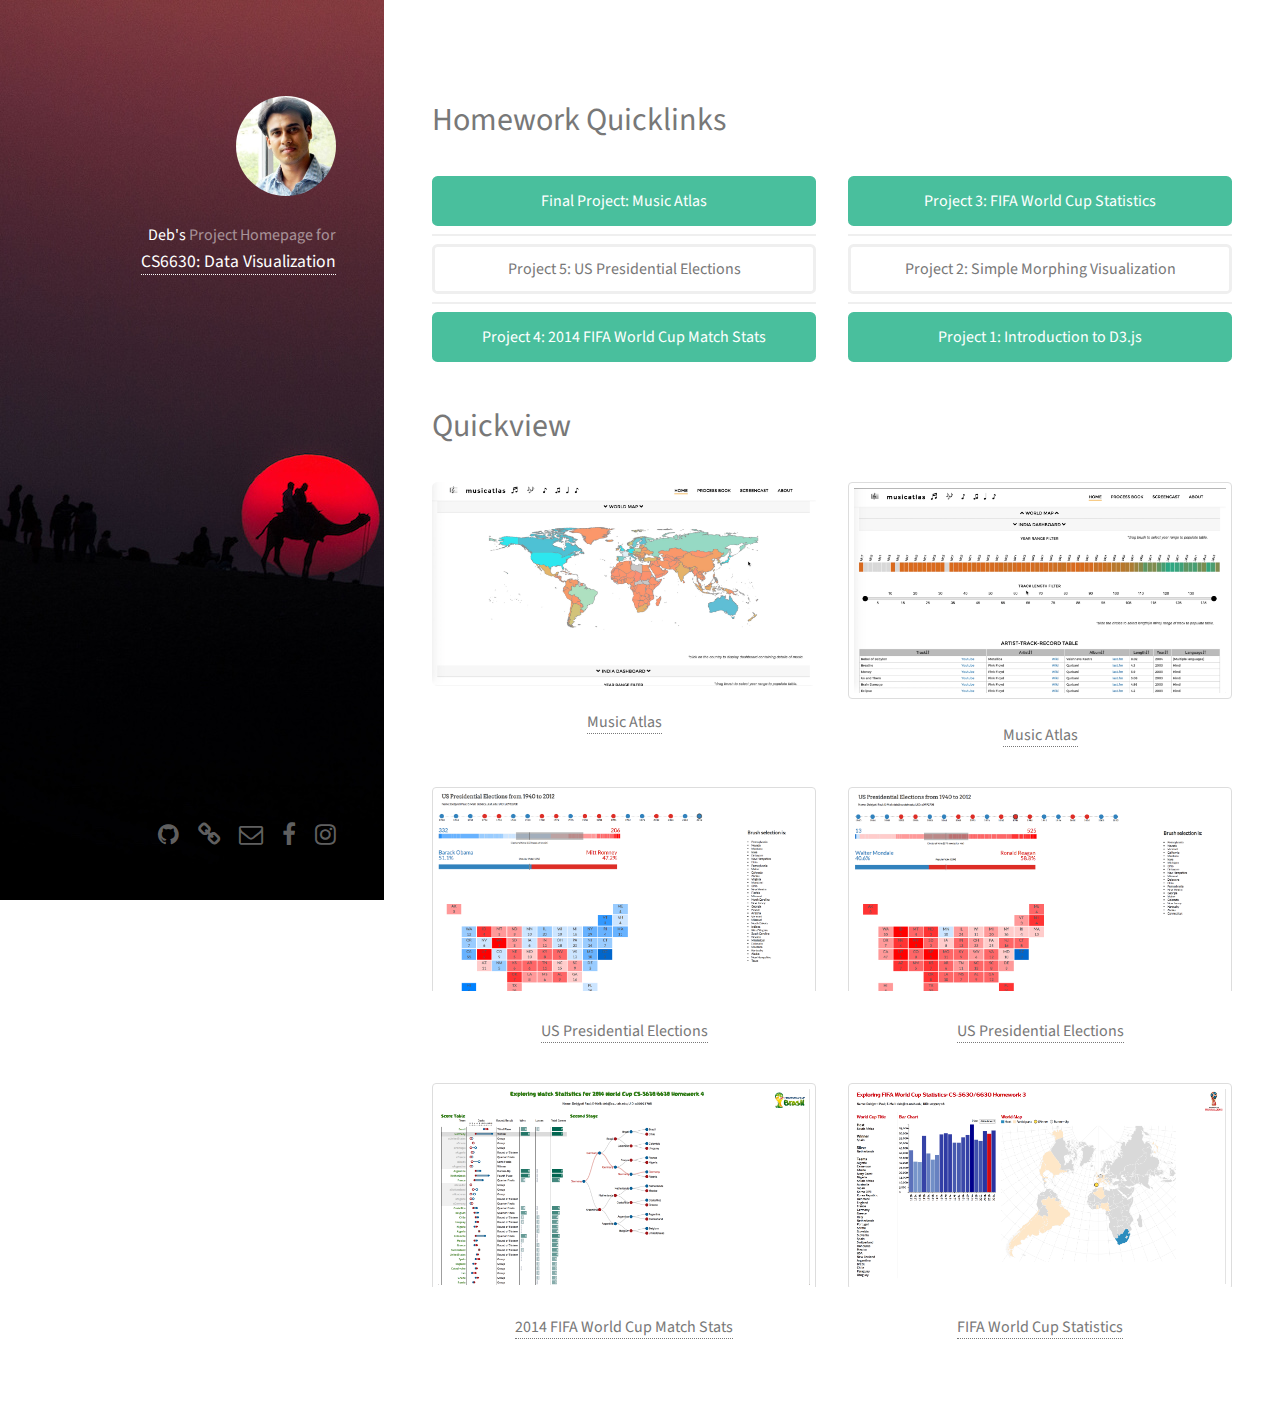
<file: docs/index.html>
<!DOCTYPE HTML>
<html>
	<head>
		<link rel="shortcut icon" href="assets/images/favicon.jpg">
		<title>Data Visualization </title>
		<meta charset="utf-8" />
		<meta name="viewport" content="width=device-width, initial-scale=1, user-scalable=no" />
		<link rel="stylesheet" href="assets/css/main.css" />
		<script type="text/javascript" src="https://graphics.cs.utah.edu/courses/cs6967/fall2018/fsimage.js"></script>
		<style>
		.img-container { height: 204px; overflow: hidden; }
		.img-container img { width:100%}
		</style>
	</head>
	<body class="is-preload">

		<!-- Header -->
			<header id="header">
				<div class="inner">
					<a href="#" class="image avatar"><img src="images/content/01.jpg" alt="" /></a><br/>
					<strong>Deb's </strong> Project Homepage for
					<h4><a href="http://dataviscourse.net/2016/" target="_blank"> CS6630:  Data Visualization </a>
					<h4/><br />
				</div>
			</header>

		<!-- Main -->
			<div id="main">

				<!-- One -->
					<section id="one">
						<header class="major">
							<h2>Homework Quicklinks </h2>
						</header>
						<div class="row">
							<div class="col-6 col-12-xsmall">
								<ul class="alt">
									<li> <a href="http://musicatlas.info" target="_blank" class="button primary default fit">Final Project: Music Atlas</a></li>
									<li> <a href="hw5/hw5.html" target="_blank" class="button default fit">Project 5: US Presidential Elections</a></li>
									<li> <a href="hw4/hw4.html" target="_blank" class="button primary default fit">Project 4: 2014 FIFA World Cup Match Stats</a></li>
								</ul>
							</div>
							<div class="col-6 col-12-xsmall">
                <ul class="alt">
									<li> <a href="hw3/hw3.html" target="_blank" class="button primary default fit">Project 3: FIFA World Cup Statistics</a></li>
									<li> <a href="hw2/hw2.html" target="_blank" class="button default fit">Project 2: Simple Morphing Visualization</a></li>
									<li> <a href="hw1/hw1.html" target="_blank" class="button primary default fit">Project 1: Introduction to D3.js</a></li>
								</ul>
							</div>
						</div>

					<section id="two">
						<header class="major">
							<h2>Quickview</h2>
						</header>
						<div class="row">
							<article class="col-6 col-12-xsmall work-item">
								<!-- <a href="prj1.png" class="image fit thumb"> -->
									<img rel="fsimage" class="image fit thumb" height="204px;" src="images/project6/01.png" alt="" />
								<!-- </a> -->
								<h3 style="text-align:center;"><a href="http://musicatlas.info" target="_blank"> Music Atlas </a></h3>
								<p></p>
							</article>
							<article class="col-6 col-12-xsmall work-item"  >
										<img rel="fsimage" class="image fit thumb"  src="images/project6/02.png" alt="" style="border: 1px solid #ddd;border-radius: 4px; padding: 5px;" />
										<h3 style="text-align:center;"><a href="http://musicatlas.info" target="_blank"> Music Atlas </a></h3>
										<p></p>
							</article>
							<article class="col-6 col-12-xsmall work-item ">
								<div class="img-container">
									<img rel="fsimage" class="image fit thumb" src="images/project5/01.png" alt="" style="border: 1px solid #ddd;border-radius: 4px; padding: 5px;" />
								</div>
							<br/>
								<h3 style="text-align:center;"><a href="hw5/hw5.html" target="_blank"> US Presidential Elections</a></h3>
								<p></p>
							</article>
							<article class="col-6 col-12-xsmall work-item ">
								<div class="img-container">
									<img rel="fsimage" class="image fit thumb" src="images/project5/02.png" alt="" style="border: 1px solid #ddd;border-radius: 4px; padding: 5px;" />
								</div>
							<br/>
								<h3 style="text-align:center;"><a href="hw5/hw5.html" target="_blank"> US Presidential Elections</a></h3>
								<p></p>
							</article>

							<article class="col-6 col-12-xsmall work-item ">
								<div class="img-container">
									<img rel="fsimage" class="image fit thumb" src="images/project4/01.png" alt="" style="border: 1px solid #ddd;border-radius: 4px; padding: 5px;" />
								</div>
							<br/>
								<h3 style="text-align:center;"><a href="hw4/hw4.html" target="_blank"> 2014 FIFA World Cup Match Stats</a></h3>
								<p></p>
							</article>

              <article class="col-6 col-12-xsmall work-item ">
                <div class="img-container">
                  <img rel="fsimage" class="image fit thumb" src="images/project3/01.png" alt="" style="border: 1px solid #ddd;border-radius: 4px; padding: 5px;" />
                </div>
              <br/>
                <h3 style="text-align:center;"><a href="hw3/hw3.html" target="_blank"> FIFA World Cup Statistics</a></h3>
                <p></p>
              </article>
						</div>

						<!-- <ul class="actions">
							<li><a href="#" class="button">Learn More</a></li>
						</ul> -->
					</section>


			</div>

		<!-- Footer -->
			<footer id="footer">
				<div class="inner">
					<ul class="icons">
						<li><a href="https://github.com/debjyoti385/" target="_blank" class="icon fa-github"><span class="label">Github</span></a></li>
						<li><a href="https://www.cs.utah.edu/~deb/" target="_blank" class="icon fa-link"><span class="label">Dribbble</span></a></li>
						<li><a href="mailto:deb@cs.utah.edu"  target="_blank" class="icon fa-envelope-o"><span class="label">Email</span></a></li>
						<li><a href="https://facebook.com/wandererdeb" target="_blank" class="icon fa-facebook"><span class="label">Facebook</span></a></li>
						<li><a href="https://www.instagram.com/wandererdeb" class="icon fa-instagram"><span class="label">Instagram</span></a></li>
					</ul>
					<!-- <ul class="copyright">
						<li>&copy; Untitled</li><li>Design: <a href="http://html5up.net">HTML5 UP</a></li>
					</ul> -->
				</div>
			</footer>

		<!-- Scripts -->
			<script src="assets/js/jquery.min.js"></script>
			<script src="assets/js/jquery.poptrox.min.js"></script>
			<script src="assets/js/browser.min.js"></script>
			<script src="assets/js/breakpoints.min.js"></script>
			<script src="assets/js/util.js"></script>
			<script src="assets/js/main.js"></script>

	</body>
</html>
</file>
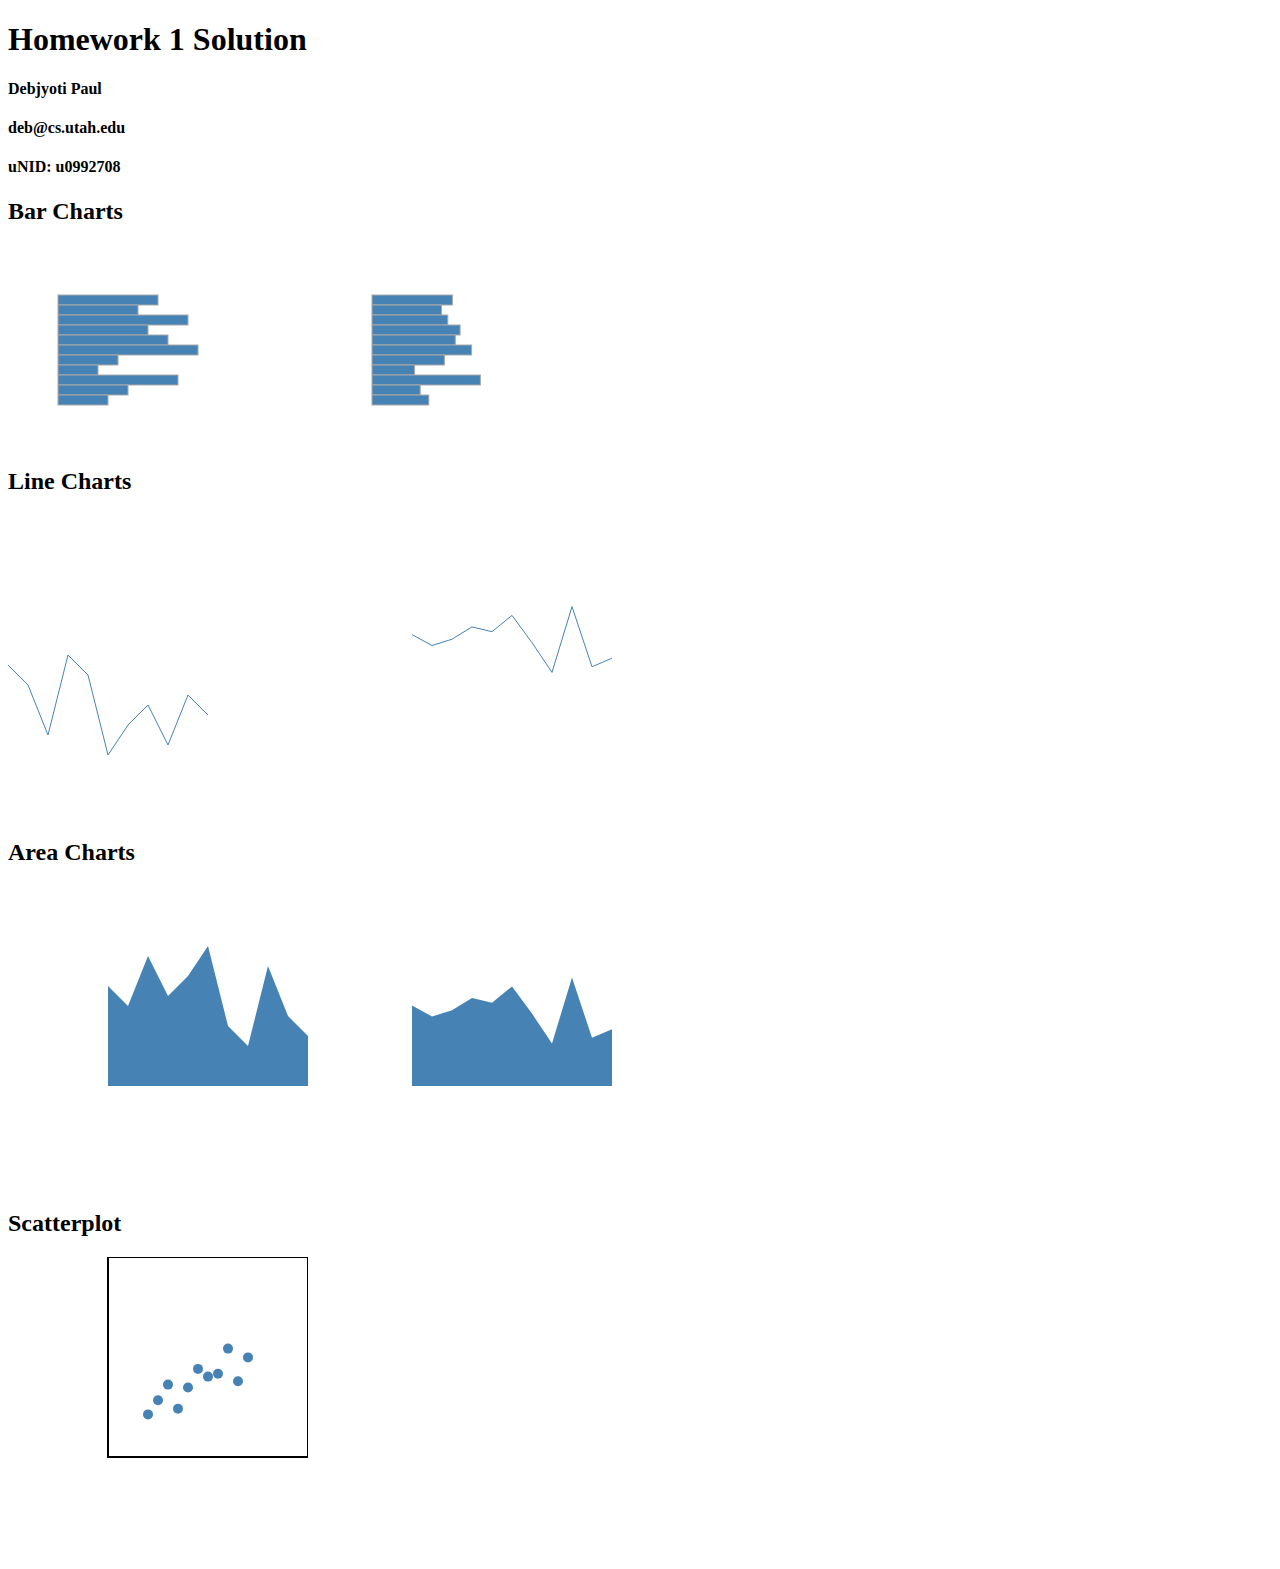
<file: hw1/hw1.html>
<!DOCTYPE html>
<html lang="en">
<head>
    <meta charset="UTF-8">
    <title>Homework 1 Solution</title>
    <style>
        .barChart {
            fill: steelblue;
            stroke: darkgray;
            stroke-width: 1px;
        }
        .lines {
            stroke: steelblue;
            fill: none
        }
        .areas {
            stroke: none;
            fill: steelblue
        }
        circle {
            fill: steelblue;
        }
        .frame {
            fill: none;
            stroke: black;
            stroke-width: 2px;
        }
        /* Styles that clean up the layout;
         * you can ignore these */
        div {
            display: inline-block;
            border: 1px solid lightgray;
            margin: 1em;
        }
        div, span {
            padding: 1em;
        }
    </style>
</head>
<body>
<h1>Homework 1 Solution</h1>
    <h4> Debjyoti Paul </h4>
    <h4> deb@cs.utah.edu </h4>
    <h4> uNID: u0992708 </h4>

    <h2>Bar Charts</h2>
    <svg width="300" height="200">
        <rect x="50" y="50" width="100.0" height="10"
              class="barChart"/>
        <rect x="50" y="60" width="80" height="10"
              class="barChart"/>
        <rect x="50" y="70" width="130" height="10"
              class="barChart"/>
        <rect x="50" y="80" width="90" height="10"
              class="barChart"/>
        <rect x="50" y="90" width="110" height="10"
              class="barChart"/>
        <rect x="50" y="100" width="140" height="10"
              class="barChart"/>
        <rect x="50" y="110" width="60" height="10"
              class="barChart"/>
        <rect x="50" y="120" width="40" height="10"
              class="barChart"/>
        <rect x="50" y="130" width="120" height="10"
              class="barChart"/>
        <rect x="50" y="140" width="70" height="10"
              class="barChart"/>
        <rect x="50" y="150" width="50" height="10"
              class="barChart"/>
    </svg>

    <svg width="300" height="200">
        <g transform="translate(10, 0) ">
        <rect x="50" y="50" width="80.4" height="10"
              class="barChart"/>
        <rect x="50" y="60" width="69.5" height="10"
              class="barChart"/>
        <rect x="50" y="70" width="75.8" height="10"
              class="barChart"/>
        <rect x="50" y="80" width="88.1" height="10"
              class="barChart"/>
        <rect x="50" y="90" width="83.3" height="10"
              class="barChart"/>
        <rect x="50" y="100" width="99.6" height="10"
              class="barChart"/>
        <rect x="50" y="110" width="72.4" height="10"
              class="barChart"/>
        <rect x="50" y="120" width="42.6" height="10"
              class="barChart"/>
        <rect x="50" y="130" width="108.4" height="10"
              class="barChart"/>
        <rect x="50" y="140" width="48.2" height="10"
              class="barChart"/>
        <rect x="50" y="150" width="56.8" height="10"
              class="barChart"/>
        </g>
    </svg>

    <h2>Line Charts</h2>
    <svg height="300" width="300" transform="rotate(-180)">
        <g  transform="rotate(180) translate(-300,-200)">
        <path class="lines" d="M 200 100 L 180 80 L 160 130 L 140 90 L 120 110 L 100 140 L 80 60 L 60 40 L 40 120 L 20 70 L 0 50"/>
        </g>
    </svg> 


    <svg height="300" width="300">
        <g  transform="rotate(180) translate(-300,-200)">
         <line x1="200" y1="80.4" x2="180" y2="69.5" class="lines" />
         <line x1="180" y1="69.5" x2="160" y2="75.80" class="lines" />
         <line x1="160" y1="75.80" x2="140" y2="88.1" class="lines" />
         <line x1="140" y1="88.10" x2="120" y2="83.3" class="lines" />
         <line x1="120" y1="83.30" x2="100" y2="99.6" class="lines" />
         <line x1="100" y1="99.6" x2="80" y2="72.4" class="lines" />
         <line x1="80" y1="72.4" x2="60" y2="42.6" class="lines" />
         <line x1="60" y1="42.6" x2="40" y2="108.4" class="lines" />
         <line x1="40" y1="108.4" x2="20" y2="48.2" class="lines" />
         <line x1="20" y1="48.2" x2="0" y2="56.8" class="lines" />
        </g>
    </svg> 



    <h2> Area Charts </h2>
    <svg width="300" height="300">
        <g transform="rotate(180) translate(-300,-200)">
        <path class="areas" d="M 200 100 L 180 80 L 160 130 L 140 90 L 120 110 L 100 140 L 80 60 L 60 40 L 40 120 L 20 70 L 0 50 L 0 0 L 200 0 Z"/>
        </g>
    </svg>


    <svg width="300" height="300">
        <g transform="rotate(180) translate(-300,-200)">
        <path class="areas" d="M 200 80.4 L 180 69.5 L 160 75.8 L 140 88.1 L 120 83.3 L 100 99.6 L 80 72.4 L 60 42.6 L 40 108.4 L 20 48.2 L 0 56.8 L 0 0 L 200 0 Z"/>
        </g>
    </svg>

    <h2> Scatterplot </h2>
    <svg width="300" height="300">
        <g transform="scale(1,-1) translate(100,-200)">
        <path class="frame" d="M 0 0 L 200 0 L 200 200 L 0 200 Z"/>
        <circle cx="100" cy="80.4" r="5"/>
        <circle cx="80" cy="69.5" r="5"/>
        <circle cx="130" cy="75.8" r="5"/>
        <circle cx="90" cy="88.1" r="5"/>
        <circle cx="110" cy="83.3" r="5"/>
        <circle cx="140" cy="99.6" r="5"/>
        <circle cx="60" cy="72.4" r="5"/>
        <circle cx="40" cy="42.6" r="5"/>
        <circle cx="120" cy="108.4" r="5"/>
        <circle cx="70" cy="48.2" r="5"/>
        <circle cx="50" cy="56.8" r="5"/>
    </g>
    </svg>
</body>
</file>
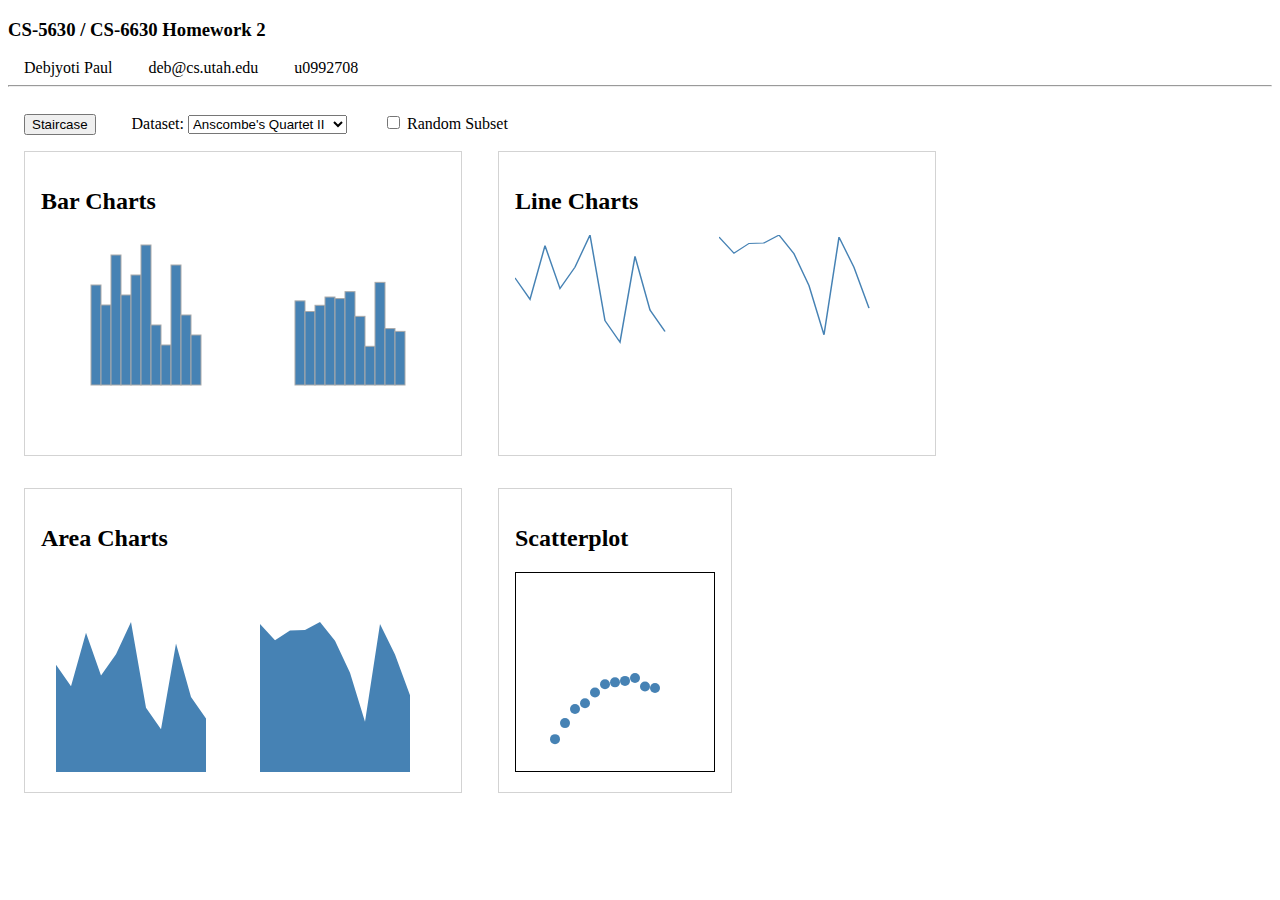
<file: hw2/hw2.html>
<!DOCTYPE html>
<html lang="en">
<head>
    <meta charset="UTF-8">
    <title>Homework 2 Solution</title>
    <script src="d3.v4.js"></script>
    <style>
        .barChart {
            fill: steelblue;
            stroke: darkgray;
            stroke-width: 1px;
        }

        /*.barChart ~ rect:hover {*/
            /*fill: seagreen;*/
        /*}*/

        .lines {
            stroke: steelblue;
            fill: none
        }

        .areas {
            stroke: none;
            fill: steelblue
        }

        circle {
            fill: steelblue;
        }

        .frame {
            fill: none;
            stroke: black;
            stroke-width: 2px;
        }

        /* Styles that clean up the layout;
         * you can ignore these */
        div {
            display: inline-block;
            border: 1px solid lightgray;
            margin: 1em;
        }

        div, span {
            padding: 1em;
        }

        .tooltip {
            position: absolute;
            pointer-events: none;
            border:none;
            font: 11px sans-serif;
        }

    </style>
    <script src="script.js"></script>
</head>
<body>
<body onload="changeData();">

<h3>CS-5630 / CS-6630 Homework 2</h3>
<span>Debjyoti Paul</span>
<span>deb@cs.utah.edu</span>
<span>u0992708</span>

<br/>
<hr/>
<br/>

<span>
    <button onclick="staircase()">Staircase</button>
</span>

<span>
    <label>Dataset:</label>
    <select id="dataset" onchange="changeData()">
        <option value="anscombe_I">Anscombe's Quartet I</option>
        <option selected value="anscombe_II">Anscombe's Quartet II</option>
        <option value="anscombe_III">Anscombe's Quartet III</option>
        <option value="anscombe_IV">Anscombe's Quartet IV</option>
    </select>
</span>

<span>
    <input type="checkbox" id="random"> Random Subset
</span>

<br/>

<div>
    <h2>Bar Charts</h2>
    <svg  width="200" height="200">
        <g  id="barchart1" transform="rotate(-90) translate(-200,0)">
        <rect x="50" y="50" width="100.0" height="10"
              class="barChart"/>
        <rect x="50" y="60" width="80" height="10"
              class="barChart"/>
        <rect x="50" y="70" width="130" height="10"
              class="barChart"/>
        <rect x="50" y="80" width="90" height="10"
              class="barChart"/>
        <rect x="50" y="90" width="110" height="10"
              class="barChart"/>
        <rect x="50" y="100" width="140" height="10"
              class="barChart"/>
        <rect x="50" y="110" width="60" height="10"
              class="barChart"/>
        <rect x="50" y="120" width="40" height="10"
              class="barChart"/>
        <rect x="50" y="130" width="120" height="10"
              class="barChart"/>
        <rect x="50" y="140" width="70" height="10"
              class="barChart"/>
        <rect x="50" y="150" width="50" height="10"
              class="barChart"/>
        </g>
    </svg>

    <svg  width="200" height="200">
        <g id="barchart2" transform="rotate(-90) translate(-200,0)">
        <rect x="50" y="50" width="80.4" height="10"
              class="barChart"/>
        <rect x="50" y="60" width="69.5" height="10"
              class="barChart"/>
        <rect x="50" y="70" width="75.8" height="10"
              class="barChart"/>
        <rect x="50" y="80" width="88.1" height="10"
              class="barChart"/>
        <rect x="50" y="90" width="83.3" height="10"
              class="barChart"/>
        <rect x="50" y="100" width="99.6" height="10"
              class="barChart"/>
        <rect x="50" y="110" width="72.4" height="10"
              class="barChart"/>
        <rect x="50" y="120" width="42.6" height="10"
              class="barChart"/>
        <rect x="50" y="130" width="108.4" height="10"
              class="barChart"/>
        <rect x="50" y="140" width="48.2" height="10"
              class="barChart"/>
        <rect x="50" y="150" width="56.8" height="10"
              class="barChart"/>
            </g>
    </svg>
</div>

<div>
    <h2>Line Charts</h2>

    <svg width="200" height="200" >
        <!-- Paste your HW 1 solution here -->
            <path transform="rotate(180) scale(-1.5,1) translate(0,-150)"  id="linechart1" class="lines" d="M0,107.14285714285714L10,85.71428571428571L20,139.28571428571428L29.999999999999996,96.42857142857143L40,117.85714285714286L50,150L59.99999999999999,64.28571428571428L70,42.857142857142854L80,128.57142857142856L90,75L100,53.57142857142857"/>
    </svg>


    <svg width="200" height="200">
        <!-- Paste your HW 1 solution here -->
        <path transform="rotate(180) scale(-1.5,1) translate(0,-150)" id="linechart2" class="lines" d="M0,148.0561555075594L10,131.8574514038877L20,141.57667386609072L29.999999999999996,142.06263498920086L40,150L50,131.2095032397408L59.99999999999999,99.29805615550755L70,50.2159827213823L80,147.8941684665227L90,117.60259179265658L100,76.7818574514039"/>
    </svg>
</div>

<div>
    <h2>Area Charts</h2>

    <svg width="200" height="200">
        <!-- Paste your HW 1 solution here -->
        <g transform="rotate(180) scale(-1.5,1) translate(10,-200)">
            <path class="areas" id="areachart1" d="M0,107.14285714285714L10,85.71428571428571L20,139.28571428571428L29.999999999999996,96.42857142857143L40,117.85714285714286L50,150L59.99999999999999,64.28571428571428L70,42.857142857142854L80,128.57142857142856L90,75L100,53.57142857142857L100,0L90,0L80,0L70,0L59.99999999999999,0L50,0L40,0L29.999999999999996,0L20,0L10,0L0,0Z"/>
        </g>
    </svg>

    <svg width="200" height="200">
        <!-- Paste your HW 1 solution here -->
        <g transform="rotate(180) scale(-1.5,1) translate(10,-200)">
            <path class="areas" id="areachart2" d="M0,148.0561555075594L10,131.8574514038877L20,141.57667386609072L29.999999999999996,142.06263498920086L40,150L50,131.2095032397408L59.99999999999999,99.29805615550755L70,50.2159827213823L80,147.8941684665227L90,117.60259179265658L100,76.7818574514039L100,0L90,0L80,0L70,0L59.99999999999999,0L50,0L40,0L29.999999999999996,0L20,0L10,0L0,0Z"/>
        </g>
    </svg>
</div>

<div>
    <h2>Scatterplot</h2>

    <svg id="scatterplot" width="200" height="200">
        <g transform="scale(1,-1) translate(0,-200)">
            <path class="frame" d="M 0 0 L 200 0 L 200 200 L 0 200 Z"/>
            <circle cx="100" cy="80.4" r="5"/>
            <circle cx="80" cy="69.5" r="5"/>
            <circle cx="130" cy="75.8" r="5"/>
            <circle cx="90" cy="88.1" r="5"/>
            <circle cx="110" cy="83.3" r="5"/>
            <circle cx="140" cy="99.6" r="5"/>
            <circle cx="60" cy="72.4" r="5"/>
            <circle cx="40" cy="42.6" r="5"/>
            <circle cx="120" cy="108.4" r="5"/>
            <circle cx="70" cy="48.2" r="5"/>
            <circle cx="50" cy="56.8" r="5"/>
        </g>
    </svg>
</div>
<div class="tooltip" style="opacity: 0"></div>
</body>
</html>
</file>
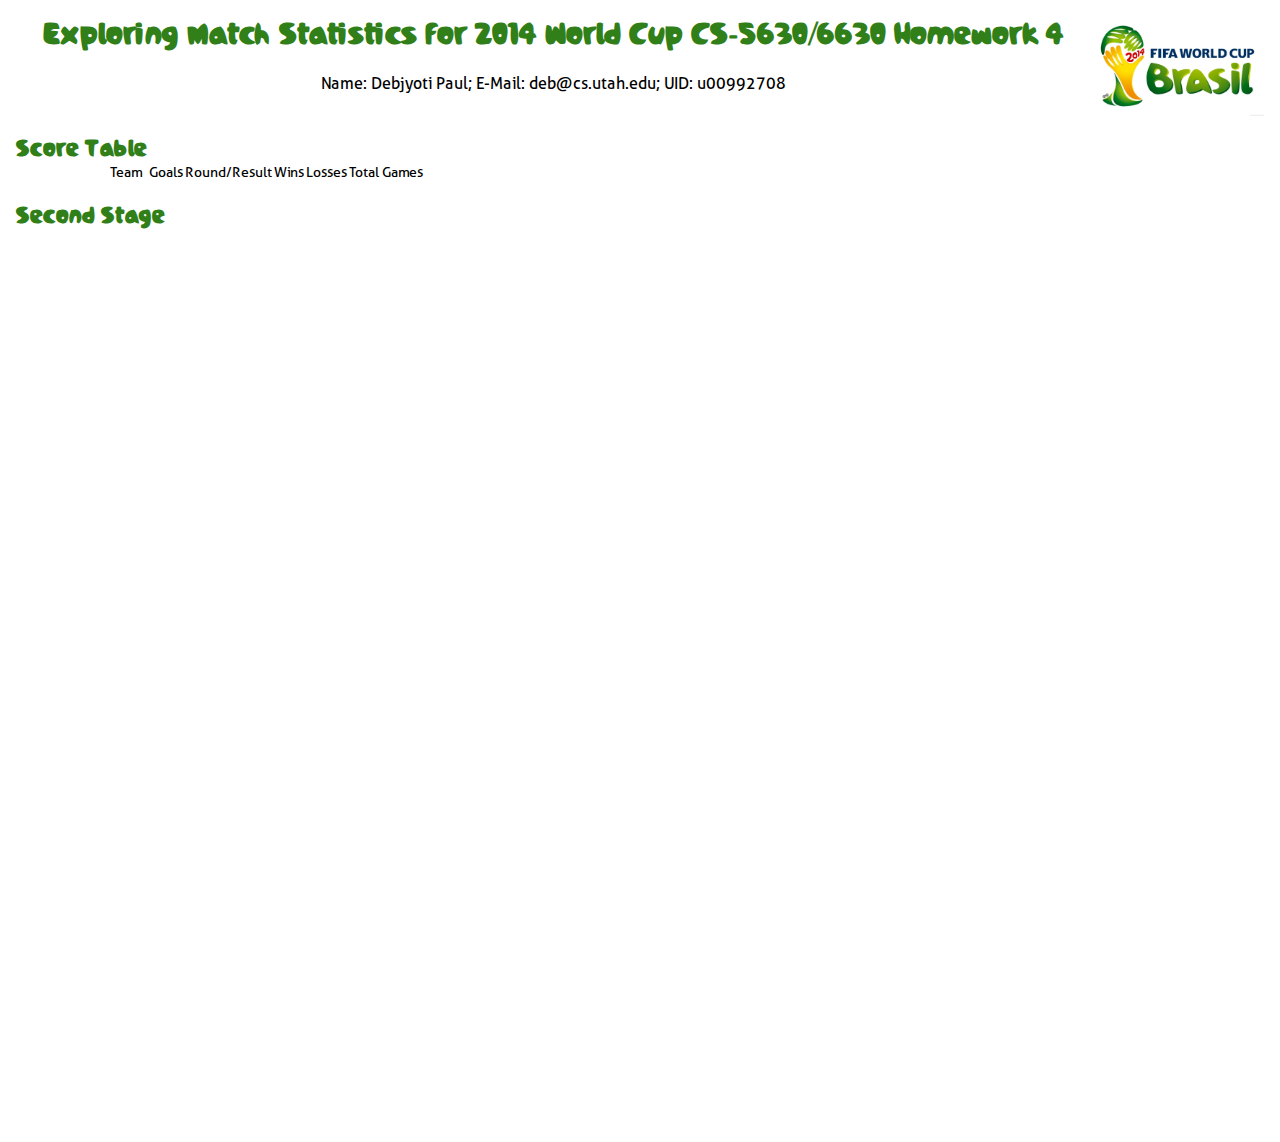
<file: hw4/hw4.html>
<!DOCTYPE html>
<html lang="en">

<head>
    <meta charset="UTF-8">
    <title>Visualization - Homework 4 - Exploring the 2014 World Coup </title>
    <link rel="stylesheet" href="styles.css"/>
    <script src="https://d3js.org/d3.v4.js"></script>
</head>

<body>

<div class="container">
    <header>
        <img src="assets/fifa_brazil_logo.jpg" alt="Brazil WC Russia Logo" id="logo"/>
        <h1>Exploring Match Statistics for 2014 World Cup  CS-5630/6630 Homework 4</h1>
        <div>Name: Debjyoti Paul; E-Mail: deb@cs.utah.edu; UID: u00992708</div>
    </header>


    <div class="view">
        <h2>Score Table</h2>

        <table id="matchTable">
            <thead>
            <tr>
                <th>Team</th>
                <td style="text-align:center"> Goals <span class="glyphicon glyphicon-sort"></span><br/></td>
                <td>Round/Result</td>
                <td>Wins</td>
                <td>Losses</td>
                <td>Total Games</td>
            </tr>
            <tr>
                <td></td>
                <td id="goalHeader"></td>
            </tr>
            </thead>
            <tbody>

            </tbody>
        </table>

    </div>
    <div class="view">


        <h2>Second Stage</h2>
        <svg id="tree_svg" width="500" height="900">
            <g id="tree"></g>
        </svg>
    </div>

</div>
<!--<script type="application/javascript" src="load_hacker.js"></script>-->
<script type="application/javascript" src="script.js"></script>
</body>
</html>
</file>
<file: hw4/styles.css>
table {
    border-collapse: collapse;
    font: 14px sans-serif;
    /*width: 720px;*/
}

th {
    font-weight: normal;
    text-align: right;
    padding-right: 6px;
    min-width: 125px;
}

.right-align {
    font-weight: normal;
    text-align: right;
    padding-right: 6px;
}

thead td , th{
    cursor: s-resize;
}

tbody tr:first-child td {
    padding-top: 2px;
}

tbody th{
    cursor:pointer;
    font-weight: bold;
}

.aggregate{
    color: #317f19;
}

.game{
    color: #b1b1b1;
}

tbody td {
    padding-right: 5px;
    padding-left: 5px;
    border-left: solid 1px #000;
    color:black
}

tbody tr:hover {
    background-color: #dbdbdb;
}

tbody tr .game {
    background-color: #f0f0f0;
}

/*tbody tr .game:hover {*/
    /*background-color: #dbdbdb;*/
/*}*/

.label{
    fill: #ffffff;
    font: 14px sans-serif;
}

@font-face {
    font-family: 'aller';
    src: url('assets/aller.ttf');
}

@font-face {
    font-family:'brazil';
    src: url('assets/brasil_cup_font.otf');
}

h1 {
    margin-top: 0;
    font-family: 'brazil';
    color: #317f19;
}

h2 {
    font-family: 'brazil';
    color: #317f19;
    padding-bottom: 0;
    margin-top: 3px;
    margin-bottom: 0;
}

h3 {
    padding-bottom: 0px;
    margin-bottom: 0px;
}

* {
    font-family: 'aller';
}

header {
    padding: 0.5em;
    /*clear: left;*/
    text-align: center;
    height: 100px;
}

#logo {
    float: right;
    height: 100px;
}

.goalBar{
    opacity:0.6;
}

.goalCircle{
    stroke-width: 3px;
    r:5;
}


.node circle {
    fill: #be2714;
}

.node text {
    font: 14px sans-serif;
}

.winner circle {
    fill: #364e74;
}

.loser text {
    text-shadow: 0 1px 0 #fff, 0 -1px 0 #fff, 1px 0 0 #fff, -1px 0 0 #fff;
}

.link {
    fill: none;
    stroke: #555;
    stroke-opacity: 0.4;
    stroke-width: 2px;
}

.selected {
    stroke: #be2714;
    stroke-width: 4px;
}

.selectedLabel {
    fill: #be2714;
    font-weight: bolder;

}

.view {
    width: 650px;
    padding: 0.5em;
    float: left;
}
</file>
<file: docs/assets/css/main.css>
@import url("font-awesome.min.css");
@import url("https://fonts.googleapis.com/css?family=Source+Sans+Pro:400,400italic");

/*
	Strata by HTML5 UP
	html5up.net | @ajlkn
	Free for personal and commercial use under the CCA 3.0 license (html5up.net/license)
*/

html, body, div, span, applet, object,
iframe, h1, h2, h3, h4, h5, h6, p, blockquote,
pre, a, abbr, acronym, address, big, cite,
code, del, dfn, em, img, ins, kbd, q, s, samp,
small, strike, strong, sub, sup, tt, var, b,
u, i, center, dl, dt, dd, ol, ul, li, fieldset,
form, label, legend, table, caption, tbody,
tfoot, thead, tr, th, td, article, aside,
canvas, details, embed, figure, figcaption,
footer, header, hgroup, menu, nav, output, ruby,
section, summary, time, mark, audio, video {
	margin: 0;
	padding: 0;
	border: 0;
	font-size: 100%;
	font: inherit;
	vertical-align: baseline;}

article, aside, details, figcaption, figure,
footer, header, hgroup, menu, nav, section {
	display: block;}

body {
	line-height: 1;
}

ol, ul {
	list-style: none;
}

blockquote, q {
	quotes: none;
}

	blockquote:before, blockquote:after, q:before, q:after {
		content: '';
		content: none;
	}

table {
	border-collapse: collapse;
	border-spacing: 0;
}

body {
	-webkit-text-size-adjust: none;
}

mark {
	background-color: transparent;
	color: inherit;
}

input::-moz-focus-inner {
	border: 0;
	padding: 0;
}

input, select, textarea {
	-moz-appearance: none;
	-webkit-appearance: none;
	-ms-appearance: none;
	appearance: none;
}

/* Basic */

	html {
		box-sizing: border-box;
	}

	*, *:before, *:after {
		box-sizing: inherit;
	}

	body {
		background: #fff;
	}

		body.is-preload *, body.is-preload *:before, body.is-preload *:after {
			-moz-animation: none !important;
			-webkit-animation: none !important;
			-ms-animation: none !important;
			animation: none !important;
			-moz-transition: none !important;
			-webkit-transition: none !important;
			-ms-transition: none !important;
			transition: none !important;
		}

	body, input, select, textarea {
		color: #a2a2a2;
		font-family: "Source Sans Pro", Helvetica, sans-serif;
		font-size: 16pt;
		font-weight: 400;
		line-height: 1.75em;
	}

	a {
		-moz-transition: color 0.2s ease-in-out, border-color 0.2s ease-in-out;
		-webkit-transition: color 0.2s ease-in-out, border-color 0.2s ease-in-out;
		-ms-transition: color 0.2s ease-in-out, border-color 0.2s ease-in-out;
		transition: color 0.2s ease-in-out, border-color 0.2s ease-in-out;
		border-bottom: dotted 1px;
		color: #49bf9d;
		text-decoration: none;
	}

		a:hover {
			border-bottom-color: transparent;
			color: #49bf9d !important;
			text-decoration: none;
		}

	strong, b {
		color: #787878;
		font-weight: 400;
	}

	em, i {
		font-style: italic;
	}

	p {
		margin: 0 0 2em 0;
	}

	h1, h2, h3, h4, h5, h6 {
		color: #787878;
		font-weight: 400;
		line-height: 1em;
		margin: 0 0 1em 0;
	}

		h1 a, h2 a, h3 a, h4 a, h5 a, h6 a {
			color: inherit;
			text-decoration: none;
		}

	h1 {
		font-size: 2em;
		line-height: 1.5em;
	}

	h2 {
		font-size: 1.5em;
		line-height: 1.5em;
	}

	h3 {
		font-size: 1.25em;
		line-height: 1.5em;
	}

	h4 {
		font-size: 1.1em;
		line-height: 1.5em;
	}

	h5 {
		font-size: 0.9em;
		line-height: 1.5em;
	}

	h6 {
		font-size: 0.7em;
		line-height: 1.5em;
	}

	sub {
		font-size: 0.8em;
		position: relative;
		top: 0.5em;
	}

	sup {
		font-size: 0.8em;
		position: relative;
		top: -0.5em;
	}

	hr {
		border: 0;
		border-bottom: solid 2px #efefef;
		margin: 2em 0;
	}

		hr.major {
			margin: 3em 0;
		}

	blockquote {
		border-left: solid 6px #efefef;
		font-style: italic;
		margin: 0 0 2em 0;
		padding: 0.5em 0 0.5em 1.5em;
	}

	code {
		background: #f7f7f7;
		border-radius: 0.35em;
		border: solid 2px #efefef;
		font-family: "Courier New", monospace;
		font-size: 0.9em;
		margin: 0 0.25em;
		padding: 0.25em 0.65em;
	}

	pre {
		-webkit-overflow-scrolling: touch;
		font-family: "Courier New", monospace;
		font-size: 0.9em;
		margin: 0 0 2em 0;
	}

		pre code {
			display: block;
			line-height: 1.75em;
			padding: 1em 1.5em;
			overflow-x: auto;
		}

	.align-left {
		text-align: left;
	}

	.align-center {
		text-align: center;
	}

	.align-right {
		text-align: right;
	}

/* Container */

	.container {
		margin: 0 auto;
		max-width: calc(100% - 4em);
		width: 100%;
	}

		.container.xsmall {
			width: 25%;
		}

		.container.small {
			width: 50%;
		}

		.container.medium {
			width: 75%;
		}

		.container.large {
			width: 125%;
		}

		.container.xlarge {
			width: 150%;
		}

		.container.max {
			width: 100%;
		}

		@media screen and (max-width: 980px) {

			.container {
				width: 100% !important;
				max-width: 100% !important;
			}

		}

		@media screen and (max-width: 480px) {

			.container {
				max-width: calc(100% - 3em);
			}

		}

/* Row */

	.row {
		display: flex;
		flex-wrap: wrap;
		box-sizing: border-box;
		align-items: stretch;
	}

		.row > * {
			box-sizing: border-box;
		}

		.row.gtr-uniform > * > :last-child {
			margin-bottom: 0;
		}

		.row.aln-left {
			justify-content: flex-start;
		}

		.row.aln-center {
			justify-content: center;
		}

		.row.aln-right {
			justify-content: flex-end;
		}

		.row.aln-top {
			align-items: flex-start;
		}

		.row.aln-middle {
			align-items: center;
		}

		.row.aln-bottom {
			align-items: flex-end;
		}

		.row > .imp {
			order: -1;
		}

		.row > .col-1 {
			width: 8.3333333333%;
		}

		.row > .off-1 {
			margin-left: 8.3333333333%;
		}

		.row > .col-2 {
			width: 16.6666666667%;
		}

		.row > .off-2 {
			margin-left: 16.6666666667%;
		}

		.row > .col-3 {
			width: 25%;
		}

		.row > .off-3 {
			margin-left: 25%;
		}

		.row > .col-4 {
			width: 33.3333333333%;
		}

		.row > .off-4 {
			margin-left: 33.3333333333%;
		}

		.row > .col-5 {
			width: 41.6666666667%;
		}

		.row > .off-5 {
			margin-left: 41.6666666667%;
		}

		.row > .col-6 {
			width: 50%;
		}

		.row > .off-6 {
			margin-left: 50%;
		}

		.row > .col-7 {
			width: 58.3333333333%;
		}

		.row > .off-7 {
			margin-left: 58.3333333333%;
		}

		.row > .col-8 {
			width: 66.6666666667%;
		}

		.row > .off-8 {
			margin-left: 66.6666666667%;
		}

		.row > .col-9 {
			width: 75%;
		}

		.row > .off-9 {
			margin-left: 75%;
		}

		.row > .col-10 {
			width: 83.3333333333%;
		}

		.row > .off-10 {
			margin-left: 83.3333333333%;
		}

		.row > .col-11 {
			width: 91.6666666667%;
		}

		.row > .off-11 {
			margin-left: 91.6666666667%;
		}

		.row > .col-12 {
			width: 100%;
		}

		.row > .off-12 {
			margin-left: 100%;
		}

		.row.gtr-0 {
			margin-top: 0;
			margin-left: 0em;
		}

			.row.gtr-0 > * {
				padding: 0 0 0 0em;
			}

			.row.gtr-0.gtr-uniform {
				margin-top: 0em;
			}

				.row.gtr-0.gtr-uniform > * {
					padding-top: 0em;
				}

		.row.gtr-25 {
			margin-top: 0;
			margin-left: -0.625em;
		}

			.row.gtr-25 > * {
				padding: 0 0 0 0.625em;
			}

			.row.gtr-25.gtr-uniform {
				margin-top: -0.625em;
			}

				.row.gtr-25.gtr-uniform > * {
					padding-top: 0.625em;
				}

		.row.gtr-50 {
			margin-top: 0;
			margin-left: -1.25em;
		}

			.row.gtr-50 > * {
				padding: 0 0 0 1.25em;
			}

			.row.gtr-50.gtr-uniform {
				margin-top: -1.25em;
			}

				.row.gtr-50.gtr-uniform > * {
					padding-top: 1.25em;
				}

		.row {
			margin-top: 0;
			margin-left: -2.5em;
		}

			.row > * {
				padding: 0 0 0 2.5em;
			}

			.row.gtr-uniform {
				margin-top: -2.5em;
			}

				.row.gtr-uniform > * {
					padding-top: 2.5em;
				}

		.row.gtr-150 {
			margin-top: 0;
			margin-left: -3.75em;
		}

			.row.gtr-150 > * {
				padding: 0 0 0 3.75em;
			}

			.row.gtr-150.gtr-uniform {
				margin-top: -3.75em;
			}

				.row.gtr-150.gtr-uniform > * {
					padding-top: 3.75em;
				}

		.row.gtr-200 {
			margin-top: 0;
			margin-left: -5em;
		}

			.row.gtr-200 > * {
				padding: 0 0 0 5em;
			}

			.row.gtr-200.gtr-uniform {
				margin-top: -5em;
			}

				.row.gtr-200.gtr-uniform > * {
					padding-top: 5em;
				}

		@media screen and (max-width: 1800px) {

			.row {
				display: flex;
				flex-wrap: wrap;
				box-sizing: border-box;
				align-items: stretch;
			}

				.row > * {
					box-sizing: border-box;
				}

				.row.gtr-uniform > * > :last-child {
					margin-bottom: 0;
				}

				.row.aln-left {
					justify-content: flex-start;
				}

				.row.aln-center {
					justify-content: center;
				}

				.row.aln-right {
					justify-content: flex-end;
				}

				.row.aln-top {
					align-items: flex-start;
				}

				.row.aln-middle {
					align-items: center;
				}

				.row.aln-bottom {
					align-items: flex-end;
				}

				.row > .imp-xlarge {
					order: -1;
				}

				.row > .col-1-xlarge {
					width: 8.3333333333%;
				}

				.row > .off-1-xlarge {
					margin-left: 8.3333333333%;
				}

				.row > .col-2-xlarge {
					width: 16.6666666667%;
				}

				.row > .off-2-xlarge {
					margin-left: 16.6666666667%;
				}

				.row > .col-3-xlarge {
					width: 25%;
				}

				.row > .off-3-xlarge {
					margin-left: 25%;
				}

				.row > .col-4-xlarge {
					width: 33.3333333333%;
				}

				.row > .off-4-xlarge {
					margin-left: 33.3333333333%;
				}

				.row > .col-5-xlarge {
					width: 41.6666666667%;
				}

				.row > .off-5-xlarge {
					margin-left: 41.6666666667%;
				}

				.row > .col-6-xlarge {
					width: 50%;
				}

				.row > .off-6-xlarge {
					margin-left: 50%;
				}

				.row > .col-7-xlarge {
					width: 58.3333333333%;
				}

				.row > .off-7-xlarge {
					margin-left: 58.3333333333%;
				}

				.row > .col-8-xlarge {
					width: 66.6666666667%;
				}

				.row > .off-8-xlarge {
					margin-left: 66.6666666667%;
				}

				.row > .col-9-xlarge {
					width: 75%;
				}

				.row > .off-9-xlarge {
					margin-left: 75%;
				}

				.row > .col-10-xlarge {
					width: 83.3333333333%;
				}

				.row > .off-10-xlarge {
					margin-left: 83.3333333333%;
				}

				.row > .col-11-xlarge {
					width: 91.6666666667%;
				}

				.row > .off-11-xlarge {
					margin-left: 91.6666666667%;
				}

				.row > .col-12-xlarge {
					width: 100%;
				}

				.row > .off-12-xlarge {
					margin-left: 100%;
				}

				.row.gtr-0 {
					margin-top: 0;
					margin-left: 0em;
				}

					.row.gtr-0 > * {
						padding: 0 0 0 0em;
					}

					.row.gtr-0.gtr-uniform {
						margin-top: 0em;
					}

						.row.gtr-0.gtr-uniform > * {
							padding-top: 0em;
						}

				.row.gtr-25 {
					margin-top: 0;
					margin-left: -0.625em;
				}

					.row.gtr-25 > * {
						padding: 0 0 0 0.625em;
					}

					.row.gtr-25.gtr-uniform {
						margin-top: -0.625em;
					}

						.row.gtr-25.gtr-uniform > * {
							padding-top: 0.625em;
						}

				.row.gtr-50 {
					margin-top: 0;
					margin-left: -1.25em;
				}

					.row.gtr-50 > * {
						padding: 0 0 0 1.25em;
					}

					.row.gtr-50.gtr-uniform {
						margin-top: -1.25em;
					}

						.row.gtr-50.gtr-uniform > * {
							padding-top: 1.25em;
						}

				.row {
					margin-top: 0;
					margin-left: -2.5em;
				}

					.row > * {
						padding: 0 0 0 2.5em;
					}

					.row.gtr-uniform {
						margin-top: -2.5em;
					}

						.row.gtr-uniform > * {
							padding-top: 2.5em;
						}

				.row.gtr-150 {
					margin-top: 0;
					margin-left: -3.75em;
				}

					.row.gtr-150 > * {
						padding: 0 0 0 3.75em;
					}

					.row.gtr-150.gtr-uniform {
						margin-top: -3.75em;
					}

						.row.gtr-150.gtr-uniform > * {
							padding-top: 3.75em;
						}

				.row.gtr-200 {
					margin-top: 0;
					margin-left: -5em;
				}

					.row.gtr-200 > * {
						padding: 0 0 0 5em;
					}

					.row.gtr-200.gtr-uniform {
						margin-top: -5em;
					}

						.row.gtr-200.gtr-uniform > * {
							padding-top: 5em;
						}

		}

		@media screen and (max-width: 1280px) {

			.row {
				display: flex;
				flex-wrap: wrap;
				box-sizing: border-box;
				align-items: stretch;
			}

				.row > * {
					box-sizing: border-box;
				}

				.row.gtr-uniform > * > :last-child {
					margin-bottom: 0;
				}

				.row.aln-left {
					justify-content: flex-start;
				}

				.row.aln-center {
					justify-content: center;
				}

				.row.aln-right {
					justify-content: flex-end;
				}

				.row.aln-top {
					align-items: flex-start;
				}

				.row.aln-middle {
					align-items: center;
				}

				.row.aln-bottom {
					align-items: flex-end;
				}

				.row > .imp-large {
					order: -1;
				}

				.row > .col-1-large {
					width: 8.3333333333%;
				}

				.row > .off-1-large {
					margin-left: 8.3333333333%;
				}

				.row > .col-2-large {
					width: 16.6666666667%;
				}

				.row > .off-2-large {
					margin-left: 16.6666666667%;
				}

				.row > .col-3-large {
					width: 25%;
				}

				.row > .off-3-large {
					margin-left: 25%;
				}

				.row > .col-4-large {
					width: 33.3333333333%;
				}

				.row > .off-4-large {
					margin-left: 33.3333333333%;
				}

				.row > .col-5-large {
					width: 41.6666666667%;
				}

				.row > .off-5-large {
					margin-left: 41.6666666667%;
				}

				.row > .col-6-large {
					width: 50%;
				}

				.row > .off-6-large {
					margin-left: 50%;
				}

				.row > .col-7-large {
					width: 58.3333333333%;
				}

				.row > .off-7-large {
					margin-left: 58.3333333333%;
				}

				.row > .col-8-large {
					width: 66.6666666667%;
				}

				.row > .off-8-large {
					margin-left: 66.6666666667%;
				}

				.row > .col-9-large {
					width: 75%;
				}

				.row > .off-9-large {
					margin-left: 75%;
				}

				.row > .col-10-large {
					width: 83.3333333333%;
				}

				.row > .off-10-large {
					margin-left: 83.3333333333%;
				}

				.row > .col-11-large {
					width: 91.6666666667%;
				}

				.row > .off-11-large {
					margin-left: 91.6666666667%;
				}

				.row > .col-12-large {
					width: 100%;
				}

				.row > .off-12-large {
					margin-left: 100%;
				}

				.row.gtr-0 {
					margin-top: 0;
					margin-left: 0em;
				}

					.row.gtr-0 > * {
						padding: 0 0 0 0em;
					}

					.row.gtr-0.gtr-uniform {
						margin-top: 0em;
					}

						.row.gtr-0.gtr-uniform > * {
							padding-top: 0em;
						}

				.row.gtr-25 {
					margin-top: 0;
					margin-left: -0.5em;
				}

					.row.gtr-25 > * {
						padding: 0 0 0 0.5em;
					}

					.row.gtr-25.gtr-uniform {
						margin-top: -0.5em;
					}

						.row.gtr-25.gtr-uniform > * {
							padding-top: 0.5em;
						}

				.row.gtr-50 {
					margin-top: 0;
					margin-left: -1em;
				}

					.row.gtr-50 > * {
						padding: 0 0 0 1em;
					}

					.row.gtr-50.gtr-uniform {
						margin-top: -1em;
					}

						.row.gtr-50.gtr-uniform > * {
							padding-top: 1em;
						}

				.row {
					margin-top: 0;
					margin-left: -2em;
				}

					.row > * {
						padding: 0 0 0 2em;
					}

					.row.gtr-uniform {
						margin-top: -2em;
					}

						.row.gtr-uniform > * {
							padding-top: 2em;
						}

				.row.gtr-150 {
					margin-top: 0;
					margin-left: -3em;
				}

					.row.gtr-150 > * {
						padding: 0 0 0 3em;
					}

					.row.gtr-150.gtr-uniform {
						margin-top: -3em;
					}

						.row.gtr-150.gtr-uniform > * {
							padding-top: 3em;
						}

				.row.gtr-200 {
					margin-top: 0;
					margin-left: -4em;
				}

					.row.gtr-200 > * {
						padding: 0 0 0 4em;
					}

					.row.gtr-200.gtr-uniform {
						margin-top: -4em;
					}

						.row.gtr-200.gtr-uniform > * {
							padding-top: 4em;
						}

		}

		@media screen and (max-width: 980px) {

			.row {
				display: flex;
				flex-wrap: wrap;
				box-sizing: border-box;
				align-items: stretch;
			}

				.row > * {
					box-sizing: border-box;
				}

				.row.gtr-uniform > * > :last-child {
					margin-bottom: 0;
				}

				.row.aln-left {
					justify-content: flex-start;
				}

				.row.aln-center {
					justify-content: center;
				}

				.row.aln-right {
					justify-content: flex-end;
				}

				.row.aln-top {
					align-items: flex-start;
				}

				.row.aln-middle {
					align-items: center;
				}

				.row.aln-bottom {
					align-items: flex-end;
				}

				.row > .imp-medium {
					order: -1;
				}

				.row > .col-1-medium {
					width: 8.3333333333%;
				}

				.row > .off-1-medium {
					margin-left: 8.3333333333%;
				}

				.row > .col-2-medium {
					width: 16.6666666667%;
				}

				.row > .off-2-medium {
					margin-left: 16.6666666667%;
				}

				.row > .col-3-medium {
					width: 25%;
				}

				.row > .off-3-medium {
					margin-left: 25%;
				}

				.row > .col-4-medium {
					width: 33.3333333333%;
				}

				.row > .off-4-medium {
					margin-left: 33.3333333333%;
				}

				.row > .col-5-medium {
					width: 41.6666666667%;
				}

				.row > .off-5-medium {
					margin-left: 41.6666666667%;
				}

				.row > .col-6-medium {
					width: 50%;
				}

				.row > .off-6-medium {
					margin-left: 50%;
				}

				.row > .col-7-medium {
					width: 58.3333333333%;
				}

				.row > .off-7-medium {
					margin-left: 58.3333333333%;
				}

				.row > .col-8-medium {
					width: 66.6666666667%;
				}

				.row > .off-8-medium {
					margin-left: 66.6666666667%;
				}

				.row > .col-9-medium {
					width: 75%;
				}

				.row > .off-9-medium {
					margin-left: 75%;
				}

				.row > .col-10-medium {
					width: 83.3333333333%;
				}

				.row > .off-10-medium {
					margin-left: 83.3333333333%;
				}

				.row > .col-11-medium {
					width: 91.6666666667%;
				}

				.row > .off-11-medium {
					margin-left: 91.6666666667%;
				}

				.row > .col-12-medium {
					width: 100%;
				}

				.row > .off-12-medium {
					margin-left: 100%;
				}

				.row.gtr-0 {
					margin-top: 0;
					margin-left: 0em;
				}

					.row.gtr-0 > * {
						padding: 0 0 0 0em;
					}

					.row.gtr-0.gtr-uniform {
						margin-top: 0em;
					}

						.row.gtr-0.gtr-uniform > * {
							padding-top: 0em;
						}

				.row.gtr-25 {
					margin-top: 0;
					margin-left: -0.5em;
				}

					.row.gtr-25 > * {
						padding: 0 0 0 0.5em;
					}

					.row.gtr-25.gtr-uniform {
						margin-top: -0.5em;
					}

						.row.gtr-25.gtr-uniform > * {
							padding-top: 0.5em;
						}

				.row.gtr-50 {
					margin-top: 0;
					margin-left: -1em;
				}

					.row.gtr-50 > * {
						padding: 0 0 0 1em;
					}

					.row.gtr-50.gtr-uniform {
						margin-top: -1em;
					}

						.row.gtr-50.gtr-uniform > * {
							padding-top: 1em;
						}

				.row {
					margin-top: 0;
					margin-left: -2em;
				}

					.row > * {
						padding: 0 0 0 2em;
					}

					.row.gtr-uniform {
						margin-top: -2em;
					}

						.row.gtr-uniform > * {
							padding-top: 2em;
						}

				.row.gtr-150 {
					margin-top: 0;
					margin-left: -3em;
				}

					.row.gtr-150 > * {
						padding: 0 0 0 3em;
					}

					.row.gtr-150.gtr-uniform {
						margin-top: -3em;
					}

						.row.gtr-150.gtr-uniform > * {
							padding-top: 3em;
						}

				.row.gtr-200 {
					margin-top: 0;
					margin-left: -4em;
				}

					.row.gtr-200 > * {
						padding: 0 0 0 4em;
					}

					.row.gtr-200.gtr-uniform {
						margin-top: -4em;
					}

						.row.gtr-200.gtr-uniform > * {
							padding-top: 4em;
						}

		}

		@media screen and (max-width: 736px) {

			.row {
				display: flex;
				flex-wrap: wrap;
				box-sizing: border-box;
				align-items: stretch;
			}

				.row > * {
					box-sizing: border-box;
				}

				.row.gtr-uniform > * > :last-child {
					margin-bottom: 0;
				}

				.row.aln-left {
					justify-content: flex-start;
				}

				.row.aln-center {
					justify-content: center;
				}

				.row.aln-right {
					justify-content: flex-end;
				}

				.row.aln-top {
					align-items: flex-start;
				}

				.row.aln-middle {
					align-items: center;
				}

				.row.aln-bottom {
					align-items: flex-end;
				}

				.row > .imp-small {
					order: -1;
				}

				.row > .col-1-small {
					width: 8.3333333333%;
				}

				.row > .off-1-small {
					margin-left: 8.3333333333%;
				}

				.row > .col-2-small {
					width: 16.6666666667%;
				}

				.row > .off-2-small {
					margin-left: 16.6666666667%;
				}

				.row > .col-3-small {
					width: 25%;
				}

				.row > .off-3-small {
					margin-left: 25%;
				}

				.row > .col-4-small {
					width: 33.3333333333%;
				}

				.row > .off-4-small {
					margin-left: 33.3333333333%;
				}

				.row > .col-5-small {
					width: 41.6666666667%;
				}

				.row > .off-5-small {
					margin-left: 41.6666666667%;
				}

				.row > .col-6-small {
					width: 50%;
				}

				.row > .off-6-small {
					margin-left: 50%;
				}

				.row > .col-7-small {
					width: 58.3333333333%;
				}

				.row > .off-7-small {
					margin-left: 58.3333333333%;
				}

				.row > .col-8-small {
					width: 66.6666666667%;
				}

				.row > .off-8-small {
					margin-left: 66.6666666667%;
				}

				.row > .col-9-small {
					width: 75%;
				}

				.row > .off-9-small {
					margin-left: 75%;
				}

				.row > .col-10-small {
					width: 83.3333333333%;
				}

				.row > .off-10-small {
					margin-left: 83.3333333333%;
				}

				.row > .col-11-small {
					width: 91.6666666667%;
				}

				.row > .off-11-small {
					margin-left: 91.6666666667%;
				}

				.row > .col-12-small {
					width: 100%;
				}

				.row > .off-12-small {
					margin-left: 100%;
				}

				.row.gtr-0 {
					margin-top: 0;
					margin-left: 0em;
				}

					.row.gtr-0 > * {
						padding: 0 0 0 0em;
					}

					.row.gtr-0.gtr-uniform {
						margin-top: 0em;
					}

						.row.gtr-0.gtr-uniform > * {
							padding-top: 0em;
						}

				.row.gtr-25 {
					margin-top: 0;
					margin-left: -0.375em;
				}

					.row.gtr-25 > * {
						padding: 0 0 0 0.375em;
					}

					.row.gtr-25.gtr-uniform {
						margin-top: -0.375em;
					}

						.row.gtr-25.gtr-uniform > * {
							padding-top: 0.375em;
						}

				.row.gtr-50 {
					margin-top: 0;
					margin-left: -0.75em;
				}

					.row.gtr-50 > * {
						padding: 0 0 0 0.75em;
					}

					.row.gtr-50.gtr-uniform {
						margin-top: -0.75em;
					}

						.row.gtr-50.gtr-uniform > * {
							padding-top: 0.75em;
						}

				.row {
					margin-top: 0;
					margin-left: -1.5em;
				}

					.row > * {
						padding: 0 0 0 1.5em;
					}

					.row.gtr-uniform {
						margin-top: -1.5em;
					}

						.row.gtr-uniform > * {
							padding-top: 1.5em;
						}

				.row.gtr-150 {
					margin-top: 0;
					margin-left: -2.25em;
				}

					.row.gtr-150 > * {
						padding: 0 0 0 2.25em;
					}

					.row.gtr-150.gtr-uniform {
						margin-top: -2.25em;
					}

						.row.gtr-150.gtr-uniform > * {
							padding-top: 2.25em;
						}

				.row.gtr-200 {
					margin-top: 0;
					margin-left: -3em;
				}

					.row.gtr-200 > * {
						padding: 0 0 0 3em;
					}

					.row.gtr-200.gtr-uniform {
						margin-top: -3em;
					}

						.row.gtr-200.gtr-uniform > * {
							padding-top: 3em;
						}

		}

		@media screen and (max-width: 480px) {

			.row {
				display: flex;
				flex-wrap: wrap;
				box-sizing: border-box;
				align-items: stretch;
			}

				.row > * {
					box-sizing: border-box;
				}

				.row.gtr-uniform > * > :last-child {
					margin-bottom: 0;
				}

				.row.aln-left {
					justify-content: flex-start;
				}

				.row.aln-center {
					justify-content: center;
				}

				.row.aln-right {
					justify-content: flex-end;
				}

				.row.aln-top {
					align-items: flex-start;
				}

				.row.aln-middle {
					align-items: center;
				}

				.row.aln-bottom {
					align-items: flex-end;
				}

				.row > .imp-xsmall {
					order: -1;
				}

				.row > .col-1-xsmall {
					width: 8.3333333333%;
				}

				.row > .off-1-xsmall {
					margin-left: 8.3333333333%;
				}

				.row > .col-2-xsmall {
					width: 16.6666666667%;
				}

				.row > .off-2-xsmall {
					margin-left: 16.6666666667%;
				}

				.row > .col-3-xsmall {
					width: 25%;
				}

				.row > .off-3-xsmall {
					margin-left: 25%;
				}

				.row > .col-4-xsmall {
					width: 33.3333333333%;
				}

				.row > .off-4-xsmall {
					margin-left: 33.3333333333%;
				}

				.row > .col-5-xsmall {
					width: 41.6666666667%;
				}

				.row > .off-5-xsmall {
					margin-left: 41.6666666667%;
				}

				.row > .col-6-xsmall {
					width: 50%;
				}

				.row > .off-6-xsmall {
					margin-left: 50%;
				}

				.row > .col-7-xsmall {
					width: 58.3333333333%;
				}

				.row > .off-7-xsmall {
					margin-left: 58.3333333333%;
				}

				.row > .col-8-xsmall {
					width: 66.6666666667%;
				}

				.row > .off-8-xsmall {
					margin-left: 66.6666666667%;
				}

				.row > .col-9-xsmall {
					width: 75%;
				}

				.row > .off-9-xsmall {
					margin-left: 75%;
				}

				.row > .col-10-xsmall {
					width: 83.3333333333%;
				}

				.row > .off-10-xsmall {
					margin-left: 83.3333333333%;
				}

				.row > .col-11-xsmall {
					width: 91.6666666667%;
				}

				.row > .off-11-xsmall {
					margin-left: 91.6666666667%;
				}

				.row > .col-12-xsmall {
					width: 100%;
				}

				.row > .off-12-xsmall {
					margin-left: 100%;
				}

				.row.gtr-0 {
					margin-top: 0;
					margin-left: 0em;
				}

					.row.gtr-0 > * {
						padding: 0 0 0 0em;
					}

					.row.gtr-0.gtr-uniform {
						margin-top: 0em;
					}

						.row.gtr-0.gtr-uniform > * {
							padding-top: 0em;
						}

				.row.gtr-25 {
					margin-top: 0;
					margin-left: -0.375em;
				}

					.row.gtr-25 > * {
						padding: 0 0 0 0.375em;
					}

					.row.gtr-25.gtr-uniform {
						margin-top: -0.375em;
					}

						.row.gtr-25.gtr-uniform > * {
							padding-top: 0.375em;
						}

				.row.gtr-50 {
					margin-top: 0;
					margin-left: -0.75em;
				}

					.row.gtr-50 > * {
						padding: 0 0 0 0.75em;
					}

					.row.gtr-50.gtr-uniform {
						margin-top: -0.75em;
					}

						.row.gtr-50.gtr-uniform > * {
							padding-top: 0.75em;
						}

				.row {
					margin-top: 0;
					margin-left: -1.5em;
				}

					.row > * {
						padding: 0 0 0 1.5em;
					}

					.row.gtr-uniform {
						margin-top: -1.5em;
					}

						.row.gtr-uniform > * {
							padding-top: 1.5em;
						}

				.row.gtr-150 {
					margin-top: 0;
					margin-left: -2.25em;
				}

					.row.gtr-150 > * {
						padding: 0 0 0 2.25em;
					}

					.row.gtr-150.gtr-uniform {
						margin-top: -2.25em;
					}

						.row.gtr-150.gtr-uniform > * {
							padding-top: 2.25em;
						}

				.row.gtr-200 {
					margin-top: 0;
					margin-left: -3em;
				}

					.row.gtr-200 > * {
						padding: 0 0 0 3em;
					}

					.row.gtr-200.gtr-uniform {
						margin-top: -3em;
					}

						.row.gtr-200.gtr-uniform > * {
							padding-top: 3em;
						}

		}

/* Section/Article */

	section.special, article.special {
		text-align: center;
	}

	header p {
		color: #b2b2b2;
		position: relative;
		margin: 0 0 1.5em 0;
	}

	header h2 + p {
		font-size: 1.25em;
		margin-top: -1em;
		line-height: 1.5em;
	}

	header h3 + p {
		font-size: 1.1em;
		margin-top: -0.8em;
		line-height: 1.5em;
	}

	header h4 + p,
	header h5 + p,
	header h6 + p {
		font-size: 0.9em;
		margin-top: -0.6em;
		line-height: 1.5em;
	}

	header.major h2 {
		font-size: 2em;
	}

/* Form */

	form {
		margin: 0 0 2em 0;
	}

	label {
		color: #787878;
		display: block;
		font-size: 0.9em;
		font-weight: 400;
		margin: 0 0 1em 0;
	}

	input[type="text"],
	input[type="password"],
	input[type="email"],
	select,
	textarea {
		-moz-appearance: none;
		-webkit-appearance: none;
		-ms-appearance: none;
		appearance: none;
		background: #f7f7f7;
		border-radius: 0.35em;
		border: solid 2px transparent;
		color: inherit;
		display: block;
		outline: 0;
		padding: 0 0.75em;
		text-decoration: none;
		width: 100%;
	}

		input[type="text"]:invalid,
		input[type="password"]:invalid,
		input[type="email"]:invalid,
		select:invalid,
		textarea:invalid {
			box-shadow: none;
		}

		input[type="text"]:focus,
		input[type="password"]:focus,
		input[type="email"]:focus,
		select:focus,
		textarea:focus {
			border-color: #49bf9d;
		}

	select {
		background-image: url("data:image/svg+xml;charset=utf8,%3Csvg xmlns='http://www.w3.org/2000/svg' width='40' height='40' preserveAspectRatio='none' viewBox='0 0 40 40'%3E%3Cpath d='M9.4,12.3l10.4,10.4l10.4-10.4c0.2-0.2,0.5-0.4,0.9-0.4c0.3,0,0.6,0.1,0.9,0.4l3.3,3.3c0.2,0.2,0.4,0.5,0.4,0.9 c0,0.4-0.1,0.6-0.4,0.9L20.7,31.9c-0.2,0.2-0.5,0.4-0.9,0.4c-0.3,0-0.6-0.1-0.9-0.4L4.3,17.3c-0.2-0.2-0.4-0.5-0.4-0.9 c0-0.4,0.1-0.6,0.4-0.9l3.3-3.3c0.2-0.2,0.5-0.4,0.9-0.4S9.1,12.1,9.4,12.3z' fill='%23dfdfdf' /%3E%3C/svg%3E");
		background-size: 1.25rem;
		background-repeat: no-repeat;
		background-position: calc(100% - 1rem) center;
		height: 2.75em;
		padding-right: 2.75em;
		text-overflow: ellipsis;
	}

		select option {
			color: #787878;
			background: #fff;
		}

		select:focus::-ms-value {
			background-color: transparent;
		}

		select::-ms-expand {
			display: none;
		}

	input[type="text"],
	input[type="password"],
	input[type="email"],
	select {
		height: 2.75em;
	}

	textarea {
		padding: 0.75em;
	}

	input[type="checkbox"],
	input[type="radio"] {
		-moz-appearance: none;
		-webkit-appearance: none;
		-ms-appearance: none;
		appearance: none;
		display: block;
		float: left;
		margin-right: -2em;
		opacity: 0;
		width: 1em;
		z-index: -1;
	}

		input[type="checkbox"] + label,
		input[type="radio"] + label {
			text-decoration: none;
			color: #a2a2a2;
			cursor: pointer;
			display: inline-block;
			font-size: 1em;
			font-weight: 400;
			padding-left: 2.4em;
			padding-right: 0.75em;
			position: relative;
		}

			input[type="checkbox"] + label:before,
			input[type="radio"] + label:before {
				-moz-osx-font-smoothing: grayscale;
				-webkit-font-smoothing: antialiased;
				font-family: FontAwesome;
				font-style: normal;
				font-weight: normal;
				text-transform: none !important;
			}

			input[type="checkbox"] + label:before,
			input[type="radio"] + label:before {
				background: #f7f7f7;
				border-radius: 0.35em;
				border: solid 2px transparent;
				content: '';
				display: inline-block;
				height: 1.65em;
				left: 0;
				line-height: 1.58125em;
				position: absolute;
				text-align: center;
				top: 0;
				width: 1.65em;
			}

		input[type="checkbox"]:checked + label:before,
		input[type="radio"]:checked + label:before {
			background: #787878;
			border-color: #787878;
			color: #fff;
			content: '\f00c';
		}

		input[type="checkbox"]:focus + label:before,
		input[type="radio"]:focus + label:before {
			border-color: #49bf9d;
		}

	input[type="checkbox"] + label:before {
		border-radius: 0.35em;
	}

	input[type="radio"] + label:before {
		border-radius: 100%;
	}

	::-webkit-input-placeholder {
		color: #b2b2b2 !important;
		opacity: 1.0;
	}

	:-moz-placeholder {
		color: #b2b2b2 !important;
		opacity: 1.0;
	}

	::-moz-placeholder {
		color: #b2b2b2 !important;
		opacity: 1.0;
	}

	:-ms-input-placeholder {
		color: #b2b2b2 !important;
		opacity: 1.0;
	}

/* Box */

	.box {
		border-radius: 0.35em;
		border: solid 2px #efefef;
		margin-bottom: 2em;
		padding: 1.5em;
	}

		.box > :last-child,
		.box > :last-child > :last-child,
		.box > :last-child > :last-child > :last-child {
			margin-bottom: 0;
		}

		.box.alt {
			border: 0;
			border-radius: 0;
			padding: 0;
		}

/* Icon */

	.icon {
		text-decoration: none;
		border-bottom: none;
		position: relative;
	}

		.icon:before {
			-moz-osx-font-smoothing: grayscale;
			-webkit-font-smoothing: antialiased;
			font-family: FontAwesome;
			font-style: normal;
			font-weight: normal;
			text-transform: none !important;
		}

		.icon > .label {
			display: none;
		}

/* Image */

	.image {
		border-radius: 0.35em;
		border: 0;
		display: inline-block;
		position: relative;
	}

		.image:before {
			-moz-transition: opacity 0.2s ease-in-out;
			-webkit-transition: opacity 0.2s ease-in-out;
			-ms-transition: opacity 0.2s ease-in-out;
			transition: opacity 0.2s ease-in-out;
			background: url("images/overlay.png");
			border-radius: 0.35em;
			content: '';
			display: block;
			height: 100%;
			left: 0;
			opacity: 0.5;
			position: absolute;
			top: 0;
			width: 100%;
		}

		.image.thumb {
			text-align: center;
		}

			.image.thumb:after {
				-moz-transition: opacity 0.2s ease-in-out;
				-webkit-transition: opacity 0.2s ease-in-out;
				-ms-transition: opacity 0.2s ease-in-out;
				transition: opacity 0.2s ease-in-out;
				border-radius: 0.35em;
				border: solid 3px rgba(255, 255, 255, 0.5);
				color: #fff;
				content: 'View';
				display: inline-block;
				font-size: 0.8em;
				font-weight: 400;
				left: 50%;
				line-height: 2.25em;
				margin: -1.25em 0 0 -3em;
				opacity: 0;
				padding: 0 1.5em;
				position: absolute;
				text-align: center;
				text-decoration: none;
				top: 50%;
				white-space: nowrap;
			}

			.image.thumb:hover:after {
				opacity: 1.0;
			}

			.image.thumb:hover:before {
				background: url("images/overlay.png"), url("images/overlay.png");
				opacity: 1.0;
			}

		.image img {
			border-radius: 0.35em;
			display: block;
		}

		.image.left {
			float: left;
			margin: 0 1.5em 1em 0;
			top: 0.25em;
		}

		.image.right {
			float: right;
			margin: 0 0 1em 1.5em;
			top: 0.25em;
		}

		.image.left, .image.right {
			max-width: 40%;
		}

			.image.left img, .image.right img {
				width: 100%;
			}

		.image.fit {
			display: block;
			margin: 0 0 2em 0;
			width: 100%;
		}

			.image.fit img {
				width: 100%;
			}

		.image.avatar {
			border-radius: 100%;
		}

			.image.avatar:before {
				display: none;
			}

			.image.avatar img {
				border-radius: 100%;
				width: 100%;
			}

/* List */

	ol {
		list-style: decimal;
		margin: 0 0 2em 0;
		padding-left: 1.25em;
	}

		ol li {
			padding-left: 0.25em;
		}

	ul {
		list-style: disc;
		margin: 0 0 2em 0;
		padding-left: 1em;
	}

		ul li {
			padding-left: 0.5em;
		}

		ul.alt {
			list-style: none;
			padding-left: 0;
		}

			ul.alt li {
				border-top: solid 2px #efefef;
				padding: 0.5em 0;
			}

				ul.alt li:first-child {
					border-top: 0;
					padding-top: 0;
				}

	dl {
		margin: 0 0 2em 0;
	}

/* Icons */

	ul.icons {
		cursor: default;
		list-style: none;
		padding-left: 0;
	}

		ul.icons li {
			display: inline-block;
			padding: 0 1em 0 0;
		}

			ul.icons li:last-child {
				padding-right: 0;
			}

			ul.icons li .icon:before {
				font-size: 1.5em;
			}

/* Labeled Icons */

	ul.labeled-icons {
		list-style: none;
		padding: 0;
	}

		ul.labeled-icons li {
			line-height: 1.75em;
			margin: 1.5em 0 0 0;
			padding-left: 2.25em;
			position: relative;
		}

			ul.labeled-icons li:first-child {
				margin-top: 0;
			}

			ul.labeled-icons li a {
				color: inherit;
			}

			ul.labeled-icons li h3 {
				color: #b2b2b2;
				left: 0;
				position: absolute;
				text-align: center;
				top: 0;
				width: 1em;
			}

/* Actions */

	ul.actions {
		display: -moz-flex;
		display: -webkit-flex;
		display: -ms-flex;
		display: flex;
		cursor: default;
		list-style: none;
		margin-left: -1em;
		padding-left: 0;
	}

		ul.actions li {
			padding: 0 0 0 1em;
			vertical-align: middle;
		}

		ul.actions.special {
			-moz-justify-content: center;
			-webkit-justify-content: center;
			-ms-justify-content: center;
			justify-content: center;
			width: 100%;
			margin-left: 0;
		}

			ul.actions.special li:first-child {
				padding-left: 0;
			}

		ul.actions.stacked {
			-moz-flex-direction: column;
			-webkit-flex-direction: column;
			-ms-flex-direction: column;
			flex-direction: column;
			margin-left: 0;
		}

			ul.actions.stacked li {
				padding: 1.3em 0 0 0;
			}

				ul.actions.stacked li:first-child {
					padding-top: 0;
				}

		ul.actions.fit {
			width: calc(100% + 1em);
		}

			ul.actions.fit li {
				-moz-flex-grow: 1;
				-webkit-flex-grow: 1;
				-ms-flex-grow: 1;
				flex-grow: 1;
				-moz-flex-shrink: 1;
				-webkit-flex-shrink: 1;
				-ms-flex-shrink: 1;
				flex-shrink: 1;
				width: 100%;
			}

				ul.actions.fit li > * {
					width: 100%;
				}

			ul.actions.fit.stacked {
				width: 100%;
			}

		@media screen and (max-width: 480px) {

			ul.actions:not(.fixed) {
				-moz-flex-direction: column;
				-webkit-flex-direction: column;
				-ms-flex-direction: column;
				flex-direction: column;
				margin-left: 0;
				width: 100% !important;
			}

				ul.actions:not(.fixed) li {
					-moz-flex-grow: 1;
					-webkit-flex-grow: 1;
					-ms-flex-grow: 1;
					flex-grow: 1;
					-moz-flex-shrink: 1;
					-webkit-flex-shrink: 1;
					-ms-flex-shrink: 1;
					flex-shrink: 1;
					padding: 1em 0 0 0;
					text-align: center;
					width: 100%;
				}

					ul.actions:not(.fixed) li > * {
						width: 100%;
					}

					ul.actions:not(.fixed) li:first-child {
						padding-top: 0;
					}

					ul.actions:not(.fixed) li input[type="submit"],
					ul.actions:not(.fixed) li input[type="reset"],
					ul.actions:not(.fixed) li input[type="button"],
					ul.actions:not(.fixed) li button,
					ul.actions:not(.fixed) li .button {
						width: 100%;
					}

						ul.actions:not(.fixed) li input[type="submit"].icon:before,
						ul.actions:not(.fixed) li input[type="reset"].icon:before,
						ul.actions:not(.fixed) li input[type="button"].icon:before,
						ul.actions:not(.fixed) li button.icon:before,
						ul.actions:not(.fixed) li .button.icon:before {
							margin-left: -0.5em;
						}

		}

/* Table */

	.table-wrapper {
		-webkit-overflow-scrolling: touch;
		overflow-x: auto;
	}

	table {
		margin: 0 0 2em 0;
		width: 100%;
	}

		table tbody tr {
			border: solid 1px #efefef;
			border-left: 0;
			border-right: 0;
		}

			table tbody tr:nth-child(2n + 1) {
				background-color: #f7f7f7;
			}

		table td {
			padding: 0.75em 0.75em;
		}

		table th {
			color: #787878;
			font-size: 0.9em;
			font-weight: 400;
			padding: 0 0.75em 0.75em 0.75em;
			text-align: left;
		}

		table thead {
			border-bottom: solid 2px #efefef;
		}

		table tfoot {
			border-top: solid 2px #efefef;
		}

		table.alt {
			border-collapse: separate;
		}

			table.alt tbody tr td {
				border: solid 2px #efefef;
				border-left-width: 0;
				border-top-width: 0;
			}

				table.alt tbody tr td:first-child {
					border-left-width: 2px;
				}

			table.alt tbody tr:first-child td {
				border-top-width: 2px;
			}

			table.alt thead {
				border-bottom: 0;
			}

			table.alt tfoot {
				border-top: 0;
			}

/* Button */

	input[type="submit"],
	input[type="reset"],
	input[type="button"],
	.button {
		-moz-appearance: none;
		-webkit-appearance: none;
		-ms-appearance: none;
		appearance: none;
		-moz-transition: background-color 0.2s ease-in-out, color 0.2s ease-in-out, border-color 0.2s ease-in-out;
		-webkit-transition: background-color 0.2s ease-in-out, color 0.2s ease-in-out, border-color 0.2s ease-in-out;
		-ms-transition: background-color 0.2s ease-in-out, color 0.2s ease-in-out, border-color 0.2s ease-in-out;
		transition: background-color 0.2s ease-in-out, color 0.2s ease-in-out, border-color 0.2s ease-in-out;
		background-color: transparent;
		border-radius: 0.35em;
		border: solid 3px #efefef;
		color: #787878 !important;
		cursor: pointer;
		display: inline-block;
		font-weight: 400;
		height: 3.15em;
		height: calc(2.75em + 6px);
		line-height: 2.75em;
		min-width: 10em;
		padding: 0 1.5em;
		text-align: center;
		text-decoration: none;
		white-space: nowrap;
	}

		input[type="submit"]:hover,
		input[type="reset"]:hover,
		input[type="button"]:hover,
		.button:hover {
			border-color: #49bf9d;
			color: #49bf9d !important;
		}

		input[type="submit"]:active,
		input[type="reset"]:active,
		input[type="button"]:active,
		.button:active {
			background-color: rgba(73, 191, 157, 0.1);
			border-color: #49bf9d;
			color: #49bf9d !important;
		}

		input[type="submit"].icon,
		input[type="reset"].icon,
		input[type="button"].icon,
		.button.icon {
			padding-left: 1.35em;
		}

			input[type="submit"].icon:before,
			input[type="reset"].icon:before,
			input[type="button"].icon:before,
			.button.icon:before {
				margin-right: 0.5em;
			}

		input[type="submit"].fit,
		input[type="reset"].fit,
		input[type="button"].fit,
		.button.fit {
			min-width: 0;
			width: 100%;
		}

		input[type="submit"].small,
		input[type="reset"].small,
		input[type="button"].small,
		.button.small {
			font-size: 0.8em;
		}

		input[type="submit"].large,
		input[type="reset"].large,
		input[type="button"].large,
		.button.large {
			font-size: 1.35em;
		}

		input[type="submit"].primary,
		input[type="reset"].primary,
		input[type="button"].primary,
		.button.primary {
			background-color: #49bf9d;
			border-color: #49bf9d;
			color: #ffffff !important;
		}

			input[type="submit"].primary:hover,
			input[type="reset"].primary:hover,
			input[type="button"].primary:hover,
			.button.primary:hover {
				background-color: #5cc6a7;
				border-color: #5cc6a7;
			}

			input[type="submit"].primary:active,
			input[type="reset"].primary:active,
			input[type="button"].primary:active,
			.button.primary:active {
				background-color: #3eb08f;
				border-color: #3eb08f;
			}

		input[type="submit"].disabled, input[type="submit"]:disabled,
		input[type="reset"].disabled,
		input[type="reset"]:disabled,
		input[type="button"].disabled,
		input[type="button"]:disabled,
		.button.disabled,
		.button:disabled {
			background-color: #e7e7e7 !important;
			border-color: #e7e7e7 !important;
			color: #b2b2b2 !important;
			cursor: default;
		}

/* Work Item */

	.work-item {
		margin: 0 0 2em 0;
	}

		.work-item .image {
			margin: 0 0 1.5em 0;
		}

		.work-item h3 {
			font-size: 1em;
			margin: 0 0 0.5em 0;
		}

		.work-item p {
			font-size: 0.8em;
			line-height: 1.5em;
			margin: 0;
		}

/* Header */

	#header {
		display: -moz-flex;
		display: -webkit-flex;
		display: -ms-flex;
		display: flex;
		-moz-flex-direction: column;
		-webkit-flex-direction: column;
		-ms-flex-direction: column;
		flex-direction: column;
		-moz-align-items: -moz-flex-end;
		-webkit-align-items: -webkit-flex-end;
		-ms-align-items: -ms-flex-end;
		align-items: flex-end;
		-moz-justify-content: space-between;
		-webkit-justify-content: space-between;
		-ms-justify-content: space-between;
		justify-content: space-between;
		background-color: #000000;
		background-attachment: scroll,								scroll;
		background-image: url("../../images/content/back.jpg");/* url("../../images/bg.jpg");*/
		background-position: top right; /*							top left;*/
		background-repeat: 								no-repeat;
		background-size: auto,								150%;
		color: rgba(255, 255, 255, 0.5);
		height: 100%;
		left: 0;
		padding: 2em 2em;
		position: fixed;
		text-align: right;
		top: 0;
		width: 30%;
	}

		#header > * {
			-moz-flex-shrink: 0;
			-webkit-flex-shrink: 0;
			-ms-flex-shrink: 0;
			flex-shrink: 0;
			width: 100%;
		}

		#header > .inner {
			-moz-flex-grow: 1;
			-webkit-flex-grow: 1;
			-ms-flex-grow: 1;
			flex-grow: 1;
			margin: 0 0 1em 0;
		}

		#header strong, #header b {
			color: #ffffff;
		}

		#header h2, #header h3, #header h4, #header h5, #header h6 {

			color: #ffffff;
		}

		#header h1 {
			color: rgba(255, 255, 255, 0.5);
			font-size: 1.35em;
			line-height: 1.75em;
			margin: 0;
		}

		#header .image.avatar {
			margin: 0 0 1em 0;
			width: 6.25em;
		}

/* Footer */

	#footer .icons {
		margin: 1em 0 0 0;
	}

		#footer .icons a {
			color: rgba(255, 255, 255, 0.4);
		}

	#footer .copyright {
		color: rgba(255, 255, 255, 0.4);
		font-size: 0.8em;
		list-style: none;
		margin: 1em 0 0 0;
		padding: 0;
	}

		#footer .copyright li {
			border-left: solid 1px rgba(255, 255, 255, 0.25);
			display: inline-block;
			line-height: 1em;
			margin-left: 0.75em;
			padding-left: 0.75em;
		}

			#footer .copyright li:first-child {
				border-left: 0;
				margin-left: 0;
				padding-left: 0;
			}

			#footer .copyright li a {
				color: inherit;
			}

/* Main */

	#main {
		margin-left: 30%;
		max-width: 54em;
		padding: 4em 4em 4em 4em;
		width: calc(100% - 35%);
	}

		#main > section {
			border-top: solid 2px #efefef;
			margin: 4em 0 0 0;
			padding: 4em 0 0 0;
		}

			#main > section:first-child {
				border-top: 0;
				margin-top: 0;
				padding-top: 0;
			}

/* Poptrox */

	@-moz-keyframes spin {
		0% {
			-moz-transform: rotate(0deg);
			-webkit-transform: rotate(0deg);
			-ms-transform: rotate(0deg);
			transform: rotate(0deg);
		}

		100% {
			-moz-transform: rotate(360deg);
			-webkit-transform: rotate(360deg);
			-ms-transform: rotate(360deg);
			transform: rotate(360deg);
		}
	}

	@-webkit-keyframes spin {
		0% {
			-moz-transform: rotate(0deg);
			-webkit-transform: rotate(0deg);
			-ms-transform: rotate(0deg);
			transform: rotate(0deg);
		}

		100% {
			-moz-transform: rotate(360deg);
			-webkit-transform: rotate(360deg);
			-ms-transform: rotate(360deg);
			transform: rotate(360deg);
		}
	}

	@-ms-keyframes spin {
		0% {
			-moz-transform: rotate(0deg);
			-webkit-transform: rotate(0deg);
			-ms-transform: rotate(0deg);
			transform: rotate(0deg);
		}

		100% {
			-moz-transform: rotate(360deg);
			-webkit-transform: rotate(360deg);
			-ms-transform: rotate(360deg);
			transform: rotate(360deg);
		}
	}

	@keyframes spin {
		0% {
			-moz-transform: rotate(0deg);
			-webkit-transform: rotate(0deg);
			-ms-transform: rotate(0deg);
			transform: rotate(0deg);
		}

		100% {
			-moz-transform: rotate(360deg);
			-webkit-transform: rotate(360deg);
			-ms-transform: rotate(360deg);
			transform: rotate(360deg);
		}
	}

	.poptrox-popup {
		-moz-box-sizing: content-box;
		-webkit-box-sizing: content-box;
		-ms-box-sizing: content-box;
		box-sizing: content-box;
		-webkit-tap-highlight-color: rgba(255, 255, 255, 0);
		background: #fff;
		border-radius: 0.35em;
		box-shadow: 0 0.1em 0.15em 0 rgba(0, 0, 0, 0.15);
		overflow: hidden;
		padding-bottom: 3em;
	}

		.poptrox-popup .loader {
			text-decoration: none;
			-moz-animation: spin 1s linear infinite;
			-webkit-animation: spin 1s linear infinite;
			-ms-animation: spin 1s linear infinite;
			animation: spin 1s linear infinite;
			font-size: 1.5em;
			height: 1em;
			left: 50%;
			line-height: 1em;
			margin: -0.5em 0 0 -0.5em;
			position: absolute;
			top: 50%;
			width: 1em;
		}

			.poptrox-popup .loader:before {
				-moz-osx-font-smoothing: grayscale;
				-webkit-font-smoothing: antialiased;
				font-family: FontAwesome;
				font-style: normal;
				font-weight: normal;
				text-transform: none !important;
			}

			.poptrox-popup .loader:before {
				content: '\f1ce';
			}

		.poptrox-popup .caption {
			background: #fff;
			bottom: 0;
			cursor: default;
			font-size: 0.9em;
			height: 3em;
			left: 0;
			line-height: 2.8em;
			position: absolute;
			text-align: center;
			width: 100%;
			z-index: 1;
		}

		.poptrox-popup .nav-next,
		.poptrox-popup .nav-previous {
			text-decoration: none;
			-moz-transition: opacity 0.2s ease-in-out;
			-webkit-transition: opacity 0.2s ease-in-out;
			-ms-transition: opacity 0.2s ease-in-out;
			transition: opacity 0.2s ease-in-out;
			-webkit-tap-highlight-color: rgba(255, 255, 255, 0);
			background: rgba(0, 0, 0, 0.01);
			cursor: pointer;
			height: 100%;
			opacity: 0;
			position: absolute;
			top: 0;
			width: 50%;
		}

			.poptrox-popup .nav-next:before,
			.poptrox-popup .nav-previous:before {
				-moz-osx-font-smoothing: grayscale;
				-webkit-font-smoothing: antialiased;
				font-family: FontAwesome;
				font-style: normal;
				font-weight: normal;
				text-transform: none !important;
			}

			.poptrox-popup .nav-next:before,
			.poptrox-popup .nav-previous:before {
				color: #fff;
				font-size: 2.5em;
				height: 1em;
				line-height: 1em;
				margin-top: -0.75em;
				position: absolute;
				text-align: center;
				top: 50%;
				width: 1.5em;
			}

		.poptrox-popup .nav-next {
			right: 0;
		}

			.poptrox-popup .nav-next:before {
				content: '\f105';
				right: 0;
			}

		.poptrox-popup .nav-previous {
			left: 0;
		}

			.poptrox-popup .nav-previous:before {
				content: '\f104';
				left: 0;
			}

		.poptrox-popup .closer {
			text-decoration: none;
			-moz-transition: opacity 0.2s ease-in-out;
			-webkit-transition: opacity 0.2s ease-in-out;
			-ms-transition: opacity 0.2s ease-in-out;
			transition: opacity 0.2s ease-in-out;
			-webkit-tap-highlight-color: rgba(255, 255, 255, 0);
			color: #fff;
			height: 4em;
			line-height: 4em;
			opacity: 0;
			position: absolute;
			right: 0;
			text-align: center;
			top: 0;
			width: 4em;
			z-index: 2;
		}

			.poptrox-popup .closer:before {
				-moz-osx-font-smoothing: grayscale;
				-webkit-font-smoothing: antialiased;
				font-family: FontAwesome;
				font-style: normal;
				font-weight: normal;
				text-transform: none !important;
			}

			.poptrox-popup .closer:before {
				-moz-box-sizing: content-box;
				-webkit-box-sizing: content-box;
				-ms-box-sizing: content-box;
				box-sizing: content-box;
				border-radius: 100%;
				border: solid 3px rgba(255, 255, 255, 0.5);
				content: '\f00d';
				display: block;
				font-size: 1em;
				height: 1.75em;
				left: 50%;
				line-height: 1.75em;
				margin: -0.875em 0 0 -0.875em;
				position: absolute;
				top: 50%;
				width: 1.75em;
			}

		.poptrox-popup:hover .nav-next,
		.poptrox-popup:hover .nav-previous {
			opacity: 0.5;
		}

			.poptrox-popup:hover .nav-next:hover,
			.poptrox-popup:hover .nav-previous:hover {
				opacity: 1.0;
			}

		.poptrox-popup:hover .closer {
			opacity: 0.5;
		}

			.poptrox-popup:hover .closer:hover {
				opacity: 1.0;
			}

/* Touch */

	body.is-touch .image.thumb:before {
		opacity: 0.5 !important;
	}

	body.is-touch .image.thumb:after {
		display: none !important;
	}

	body.is-touch #header {
		background-attachment: scroll;
		background-size: auto, cover;
	}

	body.is-touch .poptrox-popup .nav-next,
	body.is-touch .poptrox-popup .nav-previous,
	body.is-touch .poptrox-popup .closer {
		opacity: 1.0 !important;
	}

/* XLarge */

	@media screen and (max-width: 1800px) {

		/* Basic */

			body, input, select, textarea {
				font-size: 12pt;
			}

	}

/* Large */

	@media screen and (max-width: 1280px) {

		/* Header */

			#header {
				padding: 6em 3em 3em 3em;
				width: 30%;
			}

				#header h1 {
					font-size: 1.25em;
				}

					#header h1 br {
						display: none;
					}

				#header > .inner {
					margin-bottom: 0;
				}

		/* Footer */

			#footer .copyright li {
				border-left-width: 0;
				display: block;
				line-height: 2.25em;
				margin-left: 0;
				padding-left: 0;
			}

		/* Main */

			#main {
				margin-left: 30%;
				max-width: none;
				padding: 6em 3em 3em 3em;
				width: calc(100% - 30%);
			}

	}

/* Medium */

	@media screen and (max-width: 980px) {

		/* Basic */

			h1 br, h2 br, h3 br, h4 br, h5 br, h6 br {
				display: none;
			}

		/* List */

			ul.icons li .icon {
				font-size: 1.25em;
			}

		/* Header */

			#header {
				background-attachment: scroll;
				background-position: top left, center center;
				background-size: auto,		cover;
				left: auto;
				padding: 6em 4em;
				position: relative;
				text-align: center;
				top: auto;
				width: 100%;
				display: block;
			}

				#header h1 {
					font-size: 1.75em;
				}

					#header h1 br {
						display: inline;
					}

		/* Footer */

			#footer {
				background-attachment: scroll;
				background-color: #1f1815;
				background-image: url("images/overlay.png"), url("../../images/bg.jpg");
				background-position: top left,						bottom center;
				background-repeat: repeat,							no-repeat;
				background-size: auto,							cover;
				bottom: auto;
				left: auto;
				padding: 4em 4em 6em 4em;
				position: relative;
				text-align: center;
				width: 100%;
			}

				#footer .icons {
					margin: 0 0 1em 0;
				}

				#footer .copyright {
					margin: 0 0 1em 0;
				}

					#footer .copyright li {
						border-left-width: 1px;
						display: inline-block;
						line-height: 1em;
						margin-left: 0.75em;
						padding-left: 0.75em;
					}

		/* Main */

			#main {
				margin: 0;
				padding: 6em 4em;
				width: 100%;
			}

	}

/* Small */

	@media screen and (max-width: 736px) {

		/* Basic */

			h1 {
				font-size: 1.5em;
			}

			h2 {
				font-size: 1.2em;
			}

			h3 {
				font-size: 1em;
			}

		/* Section/Article */

			section.special, article.special {
				text-align: center;
			}

			header.major h2 {
				font-size: 1.35em;
			}

		/* List */

			ul.labeled-icons li {
				padding-left: 2em;
			}

				ul.labeled-icons li h3 {
					line-height: 1.75em;
				}

		/* Header */

			#header {
				padding: 2.25em 1.5em;
			}

				#header h1 {
					font-size: 1.35em;
				}

		/* Footer */

			#footer {
				padding: 2.25em 1.5em;
			}

		/* Main */

			#main {
				padding: 2.25em 1.5em 0.25em 1.5em;
			}

				#main > section {
					margin: 2.25em 0 0 0;
					padding: 2.25em 0 0 0;
				}

		/* Poptrox */

			.poptrox-popup {
				border-radius: 0;
			}

				.poptrox-popup .nav-next:before,
				.poptrox-popup .nav-previous:before {
					margin-top: -1em;
				}

	}

/* XSmall */

	@media screen and (max-width: 480px) {

		/* Header */

			#header {
				padding: 4.5em 1.5em;
			}

				#header h1 br {
					display: none;
				}

		/* Footer */

			#footer .copyright li {
				border-left-width: 0;
				display: block;
				line-height: 2.25em;
				margin-left: 0;
				padding-left: 0;
			}

	}
</file>
